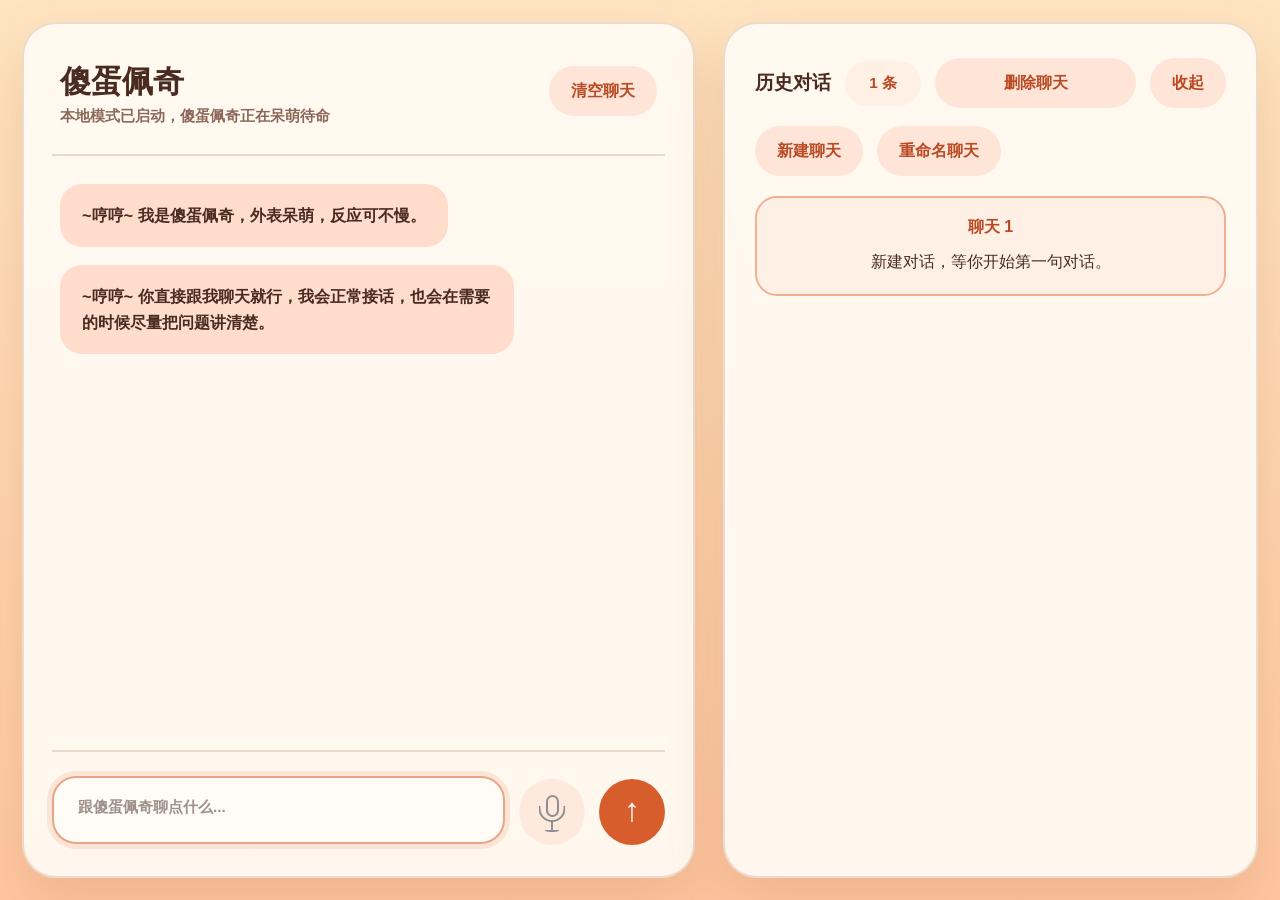
<file: 傻蛋佩奇/index.html>
<!doctype html>
<html lang="zh-CN">
<head>
  <meta charset="utf-8">
  <meta name="viewport" content="width=device-width, initial-scale=1">
  <title>傻蛋佩奇聊天 AI</title>
  <style>
    :root {
      color-scheme: light;
      --bg: #ffd2ad;
      --card: #fffaf2;
      --card-soft: #fff4e9;
      --bubble: #ffdccc;
      --bubble-user: #fff0e6;
      --line: #ead8ca;
      --accent: #d85d2c;
      --accent-dark: #b94a23;
      --text: #4a2b21;
      --muted: #8b6759;
      --soft-button: #ffe5d7;
      --shadow: 0 24px 55px rgba(159, 91, 43, 0.18);
    }

    * {
      box-sizing: border-box;
    }

    body {
      margin: 0;
      min-height: 100vh;
      font-family: -apple-system, BlinkMacSystemFont, "Segoe UI", "PingFang SC", "Microsoft YaHei", sans-serif;
      color: var(--text);
      background:
        linear-gradient(180deg, rgba(255, 238, 203, 0.68), rgba(255, 189, 151, 0.5)),
        var(--bg);
      padding: 22px;
    }

    button,
    textarea {
      font: inherit;
    }

    button {
      border: 0;
      cursor: pointer;
      color: var(--accent-dark);
      background: var(--soft-button);
      font-weight: 800;
      transition: transform 0.16s ease, filter 0.16s ease;
    }

    button:hover {
      transform: translateY(-1px);
      filter: brightness(1.02);
    }

    button:active {
      transform: translateY(0);
    }

    .workspace {
      width: min(1720px, 100%);
      height: calc(100vh - 44px);
      min-height: 660px;
      margin: 0 auto;
      display: grid;
      grid-template-columns: minmax(0, 1fr) 535px;
      gap: 28px;
      transition: grid-template-columns 0.2s ease;
    }

    .workspace.history-collapsed {
      grid-template-columns: minmax(0, 1fr) 126px;
    }

    .workspace.history-collapsed .history-title,
    .workspace.history-collapsed .count-pill,
    .workspace.history-collapsed .history-actions,
    .workspace.history-collapsed .history-card,
    .workspace.history-collapsed #deleteButton {
      display: none;
    }

    .workspace.history-collapsed .history-top {
      justify-content: center;
    }

    .workspace.history-collapsed .history-panel {
      padding-inline: 18px;
    }

    .chat-panel,
    .history-panel {
      background: rgba(255, 250, 242, 0.95);
      border: 2px solid rgba(234, 216, 202, 0.92);
      border-radius: 34px;
      box-shadow: var(--shadow);
      overflow: hidden;
    }

    .chat-panel {
      display: grid;
      grid-template-rows: auto 1fr auto;
      padding: 28px;
    }

    .chat-header {
      display: flex;
      align-items: flex-start;
      justify-content: space-between;
      gap: 18px;
      padding: 14px 8px 28px;
      border-bottom: 2px solid var(--line);
    }

    h1 {
      margin: 0 0 10px;
      font-size: clamp(1.6rem, 2.45vw, 2.35rem);
      line-height: 1;
      letter-spacing: 0;
      font-weight: 900;
    }

    .status {
      margin: 0;
      color: var(--muted);
      font-size: clamp(0.92rem, 1.15vw, 1.16rem);
      font-weight: 700;
    }

    .pill-button {
      min-height: 50px;
      padding: 0 22px;
      border-radius: 999px;
      font-size: 1rem;
      white-space: nowrap;
    }

    .chat {
      overflow-y: auto;
      padding: 28px 8px;
    }

    .message {
      display: flex;
      margin-bottom: 18px;
    }

    .message.user {
      justify-content: flex-end;
    }

    .bubble {
      max-width: min(76%, 830px);
      padding: 18px 22px;
      border-radius: 22px;
      color: var(--text);
      background: var(--bubble);
      font-size: clamp(0.98rem, 1.28vw, 1.22rem);
      line-height: 1.62;
      font-weight: 650;
      overflow-wrap: anywhere;
    }

    .message.user .bubble {
      background: var(--bubble-user);
      border: 2px solid #f4cfbd;
    }

    .message.thinking .bubble {
      color: var(--muted);
      font-style: italic;
    }

    .composer {
      display: grid;
      grid-template-columns: minmax(0, 1fr) 66px 66px;
      gap: 14px;
      align-items: center;
      padding: 24px 0 0;
      border-top: 2px solid var(--line);
    }

    .input-wrap {
      position: relative;
      min-width: 0;
    }

    textarea {
      width: 100%;
      min-height: 68px;
      max-height: 150px;
      border: 2px solid var(--line);
      border-radius: 24px;
      padding: 18px 24px;
      color: var(--text);
      background: rgba(255, 253, 249, 0.92);
      outline: none;
      font-size: clamp(0.96rem, 1.15vw, 1.12rem);
      font-weight: 700;
      line-height: 1.45;
      resize: none;
      overflow-y: auto;
    }

    textarea::placeholder {
      color: #9f9188;
    }

    textarea:focus {
      border-color: #e9a385;
      box-shadow: 0 0 0 5px rgba(216, 93, 44, 0.12);
    }

    .icon-button {
      width: 66px;
      height: 66px;
      border-radius: 50%;
      display: grid;
      place-items: center;
      font-size: 1.72rem;
      line-height: 1;
    }

    .voice-button {
      color: #8f8f8f;
      background: #ffe9dc;
    }

    .voice-button.listening {
      color: #fff;
      background: var(--accent);
    }

    .mic-icon {
      width: 13px;
      height: 22px;
      border: 2px solid currentColor;
      border-radius: 999px;
      position: relative;
      display: inline-block;
      transform: translateY(-6px);
    }

    .mic-icon::before {
      content: "";
      position: absolute;
      left: 50%;
      bottom: -7px;
      width: 23px;
      height: 14px;
      border: 2px solid currentColor;
      border-top: 0;
      border-radius: 0 0 999px 999px;
      transform: translateX(-50%);
    }

    .mic-icon::after {
      content: "";
      position: absolute;
      left: 50%;
      bottom: -17px;
      width: 18px;
      height: 12px;
      border-radius: 999px;
      background:
        linear-gradient(currentColor, currentColor) center top / 2px 10px no-repeat,
        linear-gradient(currentColor, currentColor) center bottom / 18px 2px no-repeat;
      transform: translateX(-50%);
    }

    .send-button {
      color: #fff;
      background: var(--accent);
      font-size: 2.05rem;
      padding-bottom: 4px;
    }

    .history-panel {
      padding: 34px 30px;
      display: flex;
      flex-direction: column;
      gap: 18px;
    }

    .history-top {
      display: grid;
      grid-template-columns: max-content max-content minmax(132px, 1fr) max-content;
      align-items: center;
      gap: 14px;
    }

    .history-title {
      margin: 0;
      font-size: 1.18rem;
      font-weight: 900;
    }

    .count-pill {
      min-width: 76px;
      text-align: center;
      padding: 12px 15px;
      border-radius: 999px;
      color: var(--accent-dark);
      background: #fff0e6;
      font-size: 0.95rem;
      font-weight: 900;
    }

    .history-actions {
      display: grid;
      grid-template-columns: max-content max-content;
      gap: 14px;
      justify-content: start;
      margin-top: 0;
    }

    .history-card {
      margin-top: 2px;
      padding: 19px 22px;
      border: 2px solid #f0b092;
      border-radius: 22px;
      background: #fff0e6;
      text-align: center;
    }

    .history-card strong {
      display: block;
      margin-bottom: 12px;
      color: var(--accent-dark);
      font-size: 1rem;
    }

    .history-card p {
      margin: 0;
      font-size: 1rem;
      line-height: 1.55;
    }

    .shake {
      animation: shake 0.22s ease-in-out 2;
    }

    @keyframes shake {
      0%, 100% { transform: translateX(0); }
      35% { transform: translateX(-6px); }
      70% { transform: translateX(6px); }
    }

    @media (max-width: 1180px) {
      body {
        padding: 14px;
      }

      .workspace {
        height: auto;
        min-height: calc(100vh - 28px);
        grid-template-columns: 1fr;
        gap: 14px;
      }

      .history-panel {
        min-height: 260px;
      }

      .history-top {
        grid-template-columns: max-content max-content max-content max-content;
      }
    }

    @media (max-width: 660px) {
      body {
        padding: 0;
      }

      .workspace {
        min-height: 100vh;
        gap: 0;
      }

      .chat-panel,
      .history-panel {
        border-radius: 0;
        border-left: 0;
        border-right: 0;
      }

      .chat-panel {
        min-height: 100vh;
        padding: 16px;
      }

      .chat-header {
        padding: 8px 0 18px;
      }

      .pill-button {
        min-height: 44px;
        padding: 0 15px;
        font-size: 0.92rem;
      }

      .bubble {
        max-width: 92%;
        padding: 14px 16px;
        border-radius: 18px;
      }

      .composer {
        grid-template-columns: 1fr 54px;
        gap: 10px;
      }

      textarea {
        min-height: 56px;
        border-radius: 19px;
        padding: 14px 16px;
      }

      .voice-button {
        display: none;
      }

      .icon-button {
        width: 54px;
        height: 54px;
        font-size: 1.55rem;
      }

      .history-panel {
        padding: 20px 16px;
      }

      .history-top,
      .history-actions {
        grid-template-columns: 1fr 1fr;
      }

      .history-title {
        grid-column: 1 / -1;
      }
    }
  </style>
</head>
<body>
  <main class="workspace" aria-label="傻蛋佩奇聊天 AI">
    <section class="chat-panel" aria-label="聊天区域">
      <header class="chat-header">
        <div>
          <h1>傻蛋佩奇</h1>
          <p class="status">本地模式已启动，傻蛋佩奇正在呆萌待命</p>
        </div>
        <button class="pill-button" type="button" id="clearButton">清空聊天</button>
      </header>

      <section class="chat" id="chat" aria-live="polite"></section>

      <form class="composer" id="composer">
        <div class="input-wrap">
          <textarea
            id="messageInput"
            autocomplete="off"
            maxlength="180"
            rows="1"
            placeholder="跟傻蛋佩奇聊点什么..."
            aria-label="输入聊天内容"
          ></textarea>
        </div>
        <button class="icon-button voice-button" type="button" id="voiceButton" aria-label="语音输入" title="语音输入">
          <span class="mic-icon" aria-hidden="true"></span>
        </button>
        <button class="icon-button send-button" type="submit" aria-label="发送消息" title="发送消息">↑</button>
      </form>
    </section>

    <aside class="history-panel" aria-label="历史对话">
      <div class="history-top">
        <h2 class="history-title">历史对话</h2>
        <span class="count-pill" id="chatCount">1 条</span>
        <button class="pill-button" type="button" id="deleteButton">删除聊天</button>
        <button class="pill-button" type="button" id="collapseButton">收起</button>
      </div>

      <div class="history-actions">
        <button class="pill-button" type="button" id="newChatButton">新建聊天</button>
        <button class="pill-button" type="button" id="renameButton">重命名聊天</button>
      </div>

      <article class="history-card" id="historyCard">
        <strong>聊天 1</strong>
        <p>新建对话，等你开始第一句对话。</p>
      </article>
    </aside>
  </main>

  <script>
    const chat = document.getElementById("chat");
    const composer = document.getElementById("composer");
    const messageInput = document.getElementById("messageInput");
    const voiceButton = document.getElementById("voiceButton");
    const clearButton = document.getElementById("clearButton");
    const newChatButton = document.getElementById("newChatButton");
    const renameButton = document.getElementById("renameButton");
    const deleteButton = document.getElementById("deleteButton");
    const collapseButton = document.getElementById("collapseButton");
    const historyCard = document.getElementById("historyCard");
    const chatCount = document.getElementById("chatCount");
    const workspace = document.querySelector(".workspace");

    let chatNumber = 1;
    let currentTitle = "聊天 1";
    let recognition = null;
    let isListening = false;

    const replies = [
      {
        keywords: ["你好", "哈喽", "嗨", "hello", "hi"],
        text: "你好呀，我是傻蛋佩奇，外表呆萌，反应可不慢。"
      },
      {
        keywords: ["名字", "你是谁", "介绍", "身份"],
        text: "我是傻蛋佩奇，本地陪聊小猪，不联网也能乖乖接话。"
      },
      {
        keywords: ["难过", "伤心", "烦", "累", "不开心"],
        text: "先别急着难过，我把小椅子搬过来，陪你慢慢说。"
      },
      {
        keywords: ["学习", "作业", "考试", "题", "背书"],
        text: "我们一小口一小口啃问题，啃完就奖励自己一点开心。"
      },
      {
        keywords: ["游戏", "玩", "开黑", "通关"],
        text: "游戏我可以陪你精神加油，输赢先放一边，快乐要拿满。"
      },
      {
        keywords: ["可爱", "厉害", "聪明", "棒", "喜欢你"],
        text: "哎呀，我被夸到脸蛋发热了，但我会假装很淡定。"
      },
      {
        keywords: ["再见", "拜拜", "晚安"],
        text: "拜拜呀，傻蛋佩奇会在这里乖乖等你下次回来。"
      }
    ];

    function withCatchphrase(reply) {
      return `~哼哼~ ${reply}`;
    }

    function createReply(message) {
      const normalized = message.trim().toLowerCase();
      const matched = replies.find((rule) => {
        return rule.keywords.some((keyword) => normalized.includes(keyword.toLowerCase()));
      });

      if (matched) {
        return matched.text;
      }

      const fallbackReplies = [
        "你直接跟我聊天就行，我会正常接话，也会在需要的时候尽量把问题讲清楚。",
        "这个我听懂一点点啦，再多说一句，我的小脑袋就能转得更稳。",
        "我先认真点头，再慢慢回答你。虽然呆萌，但我很努力。",
        "你说的这个挺有意思，我想用简单的话陪你把它捋顺。"
      ];
      const index = Math.abs(message.length + message.charCodeAt(0)) % fallbackReplies.length;
      return fallbackReplies[index];
    }

    function updateHistoryCard(summary = "新建对话，等你开始第一句对话。") {
      historyCard.innerHTML = `<strong>${currentTitle}</strong><p>${summary}</p>`;
      chatCount.textContent = `${chatNumber} 条`;
    }

    function addMessage(text, type, extraClass = "") {
      const row = document.createElement("div");
      row.className = `message ${type} ${extraClass}`.trim();

      const bubble = document.createElement("div");
      bubble.className = "bubble";
      bubble.textContent = text;
      row.append(bubble);

      chat.append(row);
      chat.scrollTop = chat.scrollHeight;
      return row;
    }

    function addBotMessage(text) {
      return addMessage(text, "bot");
    }

    function addUserMessage(text) {
      return addMessage(text, "user");
    }

    function showThinking() {
      return addMessage("傻蛋佩奇正在想...", "bot", "thinking");
    }

    function sendMessage() {
      const message = messageInput.value.trim();

      if (!message) {
        messageInput.placeholder = "先说点什么嘛，佩奇在等你...";
        messageInput.classList.add("shake");
        setTimeout(() => messageInput.classList.remove("shake"), 520);
        return;
      }

      addUserMessage(message);
      messageInput.value = "";
      messageInput.focus();
      updateHistoryCard(message.length > 22 ? `${message.slice(0, 22)}...` : message);

      const thinking = showThinking();
      setTimeout(() => {
        thinking.remove();
        addBotMessage(withCatchphrase(createReply(message)));
      }, 360);
    }

    function resetChat() {
      chat.innerHTML = "";
      addBotMessage(withCatchphrase("我是傻蛋佩奇，外表呆萌，反应可不慢。"));
      addBotMessage(withCatchphrase("你直接跟我聊天就行，我会正常接话，也会在需要的时候尽量把问题讲清楚。"));
      messageInput.value = "";
      messageInput.placeholder = "跟傻蛋佩奇聊点什么...";
      updateHistoryCard();
      messageInput.focus();
    }

    function startNewChat() {
      chatNumber += 1;
      currentTitle = `聊天 ${chatNumber}`;
      resetChat();
    }

    function showInputHint(text) {
      messageInput.placeholder = text;
      messageInput.classList.add("shake");
      setTimeout(() => messageInput.classList.remove("shake"), 520);
    }

    function setupVoiceInput() {
      const SpeechRecognition = window.SpeechRecognition || window.webkitSpeechRecognition;

      if (!SpeechRecognition) {
        voiceButton.title = "当前浏览器不支持语音输入";
        return null;
      }

      const voiceRecognition = new SpeechRecognition();
      voiceRecognition.lang = "zh-CN";
      voiceRecognition.interimResults = false;
      voiceRecognition.continuous = false;

      voiceRecognition.addEventListener("start", () => {
        isListening = true;
        voiceButton.classList.add("listening");
        voiceButton.title = "正在听你说话";
        messageInput.placeholder = "傻蛋佩奇正在听...";
      });

      voiceRecognition.addEventListener("result", (event) => {
        const transcript = event.results[0][0].transcript.trim();
        if (transcript) {
          messageInput.value = transcript;
          messageInput.focus();
        }
      });

      voiceRecognition.addEventListener("error", () => {
        showInputHint("语音输入失败，请检查麦克风权限...");
      });

      voiceRecognition.addEventListener("end", () => {
        isListening = false;
        voiceButton.classList.remove("listening");
        voiceButton.title = "语音输入";
        messageInput.placeholder = "跟傻蛋佩奇聊点什么...";
      });

      return voiceRecognition;
    }

    function toggleVoiceInput() {
      if (!recognition) {
        showInputHint("当前浏览器不支持语音输入...");
        return;
      }

      if (isListening) {
        recognition.stop();
        return;
      }

      recognition.start();
    }

    composer.addEventListener("submit", (event) => {
      event.preventDefault();
      sendMessage();
    });

    messageInput.addEventListener("keydown", (event) => {
      if (event.metaKey && event.key === "Enter") {
        event.preventDefault();
        sendMessage();
      }
    });

    clearButton.addEventListener("click", resetChat);
    voiceButton.addEventListener("click", toggleVoiceInput);
    newChatButton.addEventListener("click", startNewChat);
    renameButton.addEventListener("click", () => {
      currentTitle = `${currentTitle}（已命名）`;
      updateHistoryCard("这个聊天已经被傻蛋佩奇认真记住名字。");
    });
    deleteButton.addEventListener("click", resetChat);
    collapseButton.addEventListener("click", () => {
      const collapsed = workspace.classList.toggle("history-collapsed");
      collapseButton.textContent = collapsed ? "展开" : "收起";
    });

    recognition = setupVoiceInput();
    resetChat();
  </script>
</body>
</html>
</file>
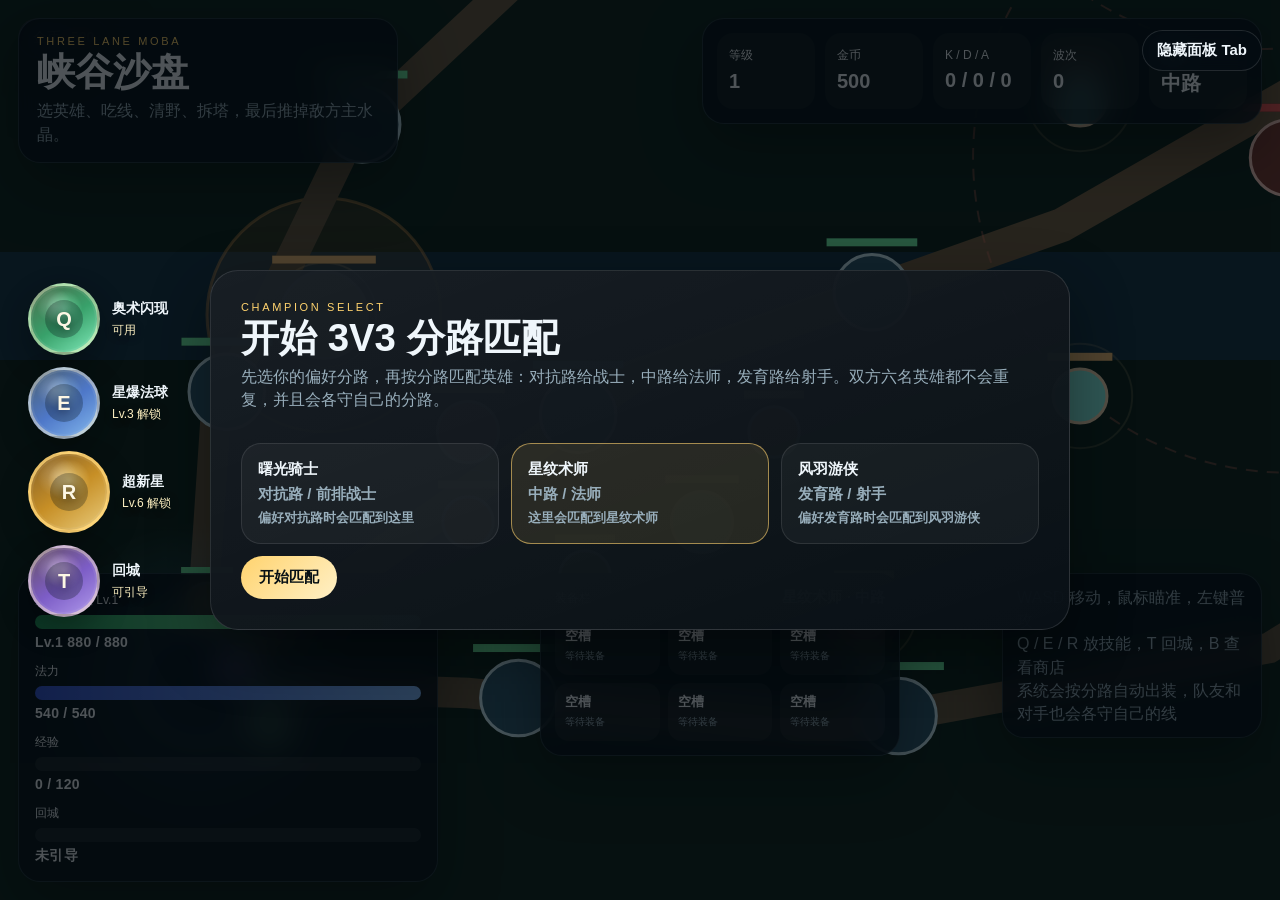
<file: 游戏/剑中有剑/index.html>
<!doctype html>
<html lang="zh-CN">
  <head>
    <meta charset="UTF-8" />
    <meta name="viewport" content="width=device-width, initial-scale=1.0" />
    <title>英雄联盟风三路峡谷</title>
    <link rel="stylesheet" href="./style.css" />
  </head>
  <body>
    <div class="shell">
      <canvas id="game" aria-label="英雄联盟风三路峡谷"></canvas>

      <div class="quick-ui">
        <div class="quick-ui__gold">金币 <strong id="quick-gold">500</strong></div>
        <div class="quick-ui__buffs" id="quick-buffs"></div>
        <div class="quick-ui__recall" id="quick-recall">
          <span id="quick-recall-text">回城中 3.0 秒</span>
          <div class="quick-ui__recall-bar"><i id="quick-recall-bar"></i></div>
        </div>
      </div>

      <div class="panel panel--skills">
        <div class="skill skill--q">
          <div class="skill__icon">
            <span>Q</span>
          </div>
          <div class="skill__meta">
            <strong id="q-name">技能 Q</strong>
            <small id="q-cd">可用</small>
          </div>
        </div>
        <div class="skill skill--e">
          <div class="skill__icon">
            <span>E</span>
          </div>
          <div class="skill__meta">
            <strong id="e-name">技能 E</strong>
            <small id="e-cd">可用</small>
          </div>
        </div>
        <div class="skill skill--r">
          <div class="skill__icon">
            <span>R</span>
          </div>
          <div class="skill__meta">
            <strong id="r-name">技能 R</strong>
            <small id="r-cd">Lv.6 解锁</small>
          </div>
        </div>
        <div class="skill skill--t">
          <div class="skill__icon">
            <span>T</span>
          </div>
          <div class="skill__meta">
            <strong>回城</strong>
            <small id="t-cd">可引导</small>
          </div>
        </div>
      </div>

      <div class="hud">
        <button class="hud-toggle" id="hud-toggle" type="button">显示面板 Tab</button>
        <div class="hud__top">
          <div class="panel panel--brand">
            <div class="eyebrow">Three Lane MOBA</div>
            <h1>峡谷沙盘</h1>
            <p id="objective-text">选英雄、吃线、清野、拆塔，最后推掉敌方主水晶。</p>
          </div>

          <div class="panel panel--stats">
            <div class="stat"><span>等级</span><strong id="level">1</strong></div>
            <div class="stat"><span>金币</span><strong id="gold">500</strong></div>
            <div class="stat"><span>K / D / A</span><strong id="score">0 / 0 / 0</strong></div>
            <div class="stat"><span>波次</span><strong id="wave">0</strong></div>
            <div class="stat"><span>线路</span><strong id="lane-name">中路</strong></div>
          </div>
        </div>

        <div class="hud__bottom">
          <div class="panel panel--hero">
            <div class="bars">
              <div>
                <label id="hp-label">生命 / 等级</label>
                <div class="bar"><i id="hp-bar"></i></div>
                <strong id="hp-text">0 / 0</strong>
              </div>
              <div>
                <label>法力</label>
                <div class="bar bar--mana"><i id="mana-bar"></i></div>
                <strong id="mana-text">0 / 0</strong>
              </div>
              <div>
                <label>经验</label>
                <div class="bar bar--xp"><i id="xp-bar"></i></div>
                <strong id="xp-text">0 / 100</strong>
              </div>
              <div>
                <label>回城</label>
                <div class="bar bar--recall"><i id="recall-bar"></i></div>
                <strong id="recall-text">未引导</strong>
              </div>
            </div>
          </div>

          <div class="panel panel--inventory">
            <div class="inventory__head">
              <span>装备栏</span>
              <strong id="hero-name">曙光骑士</strong>
            </div>
            <div class="inventory__slots" id="inventory-slots"></div>
          </div>

          <div class="panel panel--controls">
            <p>WASD 移动，鼠标瞄准，左键普攻</p>
            <p>Q / E / R 放技能，T 回城，B 查看商店</p>
            <p>系统会按分路自动出装，队友和对手也会各守自己的线</p>
          </div>
        </div>
      </div>

      <aside class="shop" id="shop">
        <div class="shop__head">
          <div>
            <div class="eyebrow">Shop</div>
            <h2>商店</h2>
          </div>
          <button class="shop__close" id="shop-close" type="button">关闭</button>
        </div>
        <p class="shop__hint" id="shop-hint">靠近泉水或商店管理员后可购买装备。</p>
        <div class="shop__list" id="shop-items"></div>
      </aside>

      <section class="overlay overlay--active" id="start-overlay">
        <div class="modal modal--wide">
          <div class="eyebrow">Champion Select</div>
          <h2>开始 3V3 分路匹配</h2>
          <p>先选你的偏好分路，再按分路匹配英雄：对抗路给战士，中路给法师，发育路给射手。双方六名英雄都不会重复，并且会各守自己的分路。</p>
          <div class="hero-grid" id="hero-grid">
            <button class="hero-card" data-lane="top" type="button">
              <strong>曙光骑士</strong>
              <span>对抗路 / 前排战士</span>
              <small>偏好对抗路时会匹配到这里</small>
            </button>
            <button class="hero-card hero-card--active" data-lane="mid" type="button">
              <strong>星纹术师</strong>
              <span>中路 / 法师</span>
              <small>这里会匹配到星纹术师</small>
            </button>
            <button class="hero-card" data-lane="bot" type="button">
              <strong>风羽游侠</strong>
              <span>发育路 / 射手</span>
              <small>偏好发育路时会匹配到风羽游侠</small>
            </button>
          </div>
          <button id="start-button" type="button">开始匹配</button>
        </div>
      </section>

      <section class="overlay" id="end-overlay">
        <div class="modal">
          <div class="eyebrow" id="end-tag">Victory</div>
          <h2 id="end-title">胜利</h2>
          <p id="end-text">你成功摧毁了敌方主水晶。</p>
          <button id="restart-button" type="button">再来一局</button>
        </div>
      </section>
    </div>

    <script src="./src/main.js"></script>
  </body>
</html>
</file>
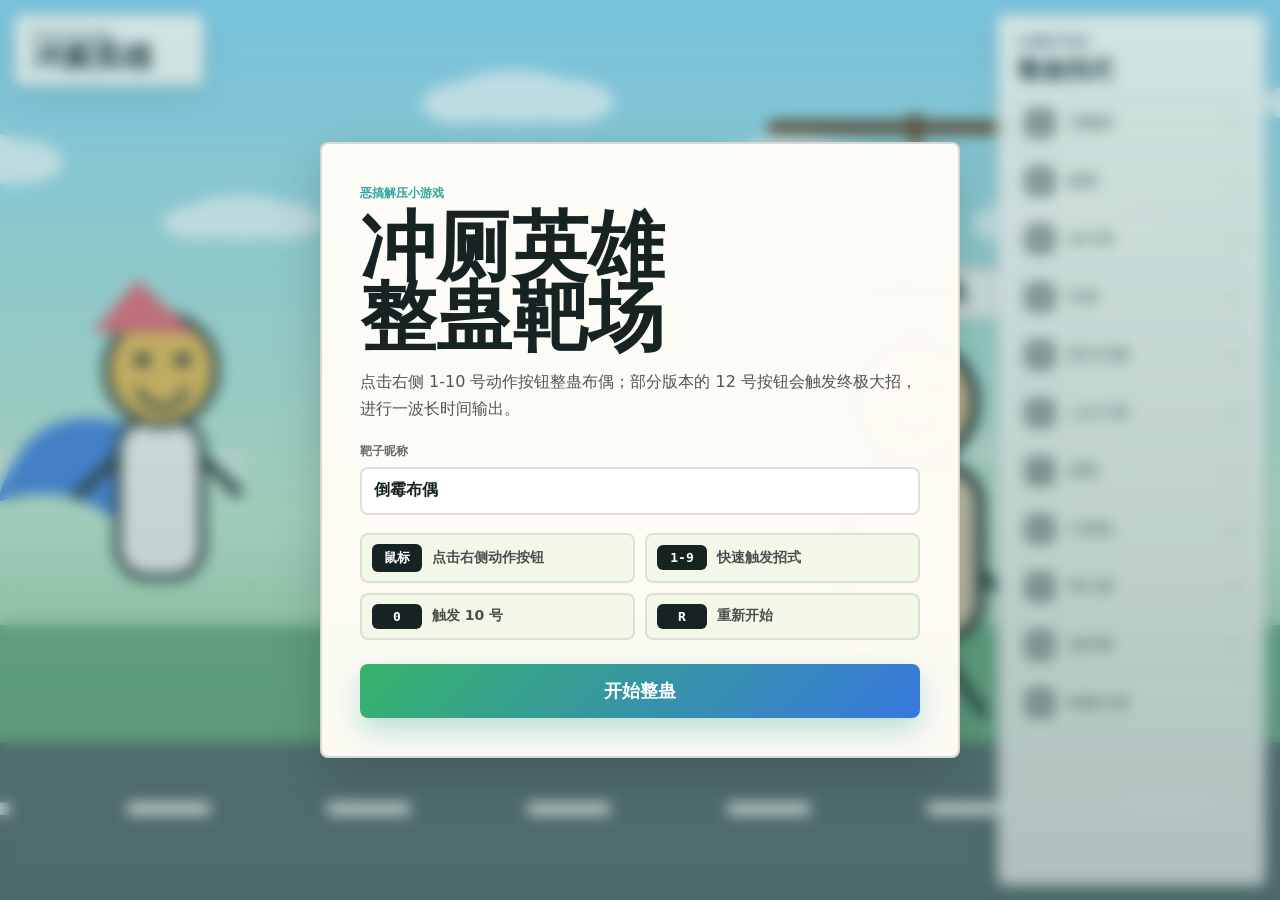
<file: 游戏/大便英雄/index.html>
<!doctype html>
<html lang="zh-CN">
  <head>
    <meta charset="UTF-8" />
    <meta name="viewport" content="width=device-width, initial-scale=1.0" />
    <title>冲厕英雄 - 整蛊靶场</title>
    <link rel="stylesheet" href="./style.css" />
  </head>
  <body>
    <main class="game-shell">
      <canvas id="game" aria-label="冲厕英雄整蛊靶场游戏画面"></canvas>

      <section class="hud hud--top" aria-label="游戏状态">
        <div class="brand-chip">
          <span>Flush Prank</span>
          <strong>冲厕英雄</strong>
        </div>
      </section>

      <aside class="action-panel" aria-label="动作按钮">
        <header>
          <span>右侧数字按钮</span>
          <strong>整蛊招式</strong>
        </header>
        <div id="action-list" class="action-list"></div>
      </aside>

      <section class="overlay overlay--active" id="start-overlay">
        <div class="modal">
          <span class="eyebrow">恶搞解压小游戏</span>
          <h1>冲厕英雄<br />整蛊靶场</h1>
          <p>
            点击右侧 1-10 号动作按钮整蛊布偶；部分版本的 12 号按钮会触发终极大招，进行一波长时间输出。
          </p>

          <label class="name-field">
            <span>靶子昵称</span>
            <input id="target-input" maxlength="10" value="倒霉布偶" />
          </label>

          <div class="controls-grid">
            <div><kbd>鼠标</kbd><span>点击右侧动作按钮</span></div>
            <div><kbd>1-9</kbd><span>快速触发招式</span></div>
            <div><kbd>0</kbd><span>触发 10 号</span></div>
            <div><kbd>R</kbd><span>重新开始</span></div>
          </div>

          <button id="start-button" type="button">开始整蛊</button>
        </div>
      </section>

      <section class="toast" id="toast" aria-live="polite">准备</section>
    </main>

    <script src="./src/main.js"></script>
  </body>
</html>
</file>
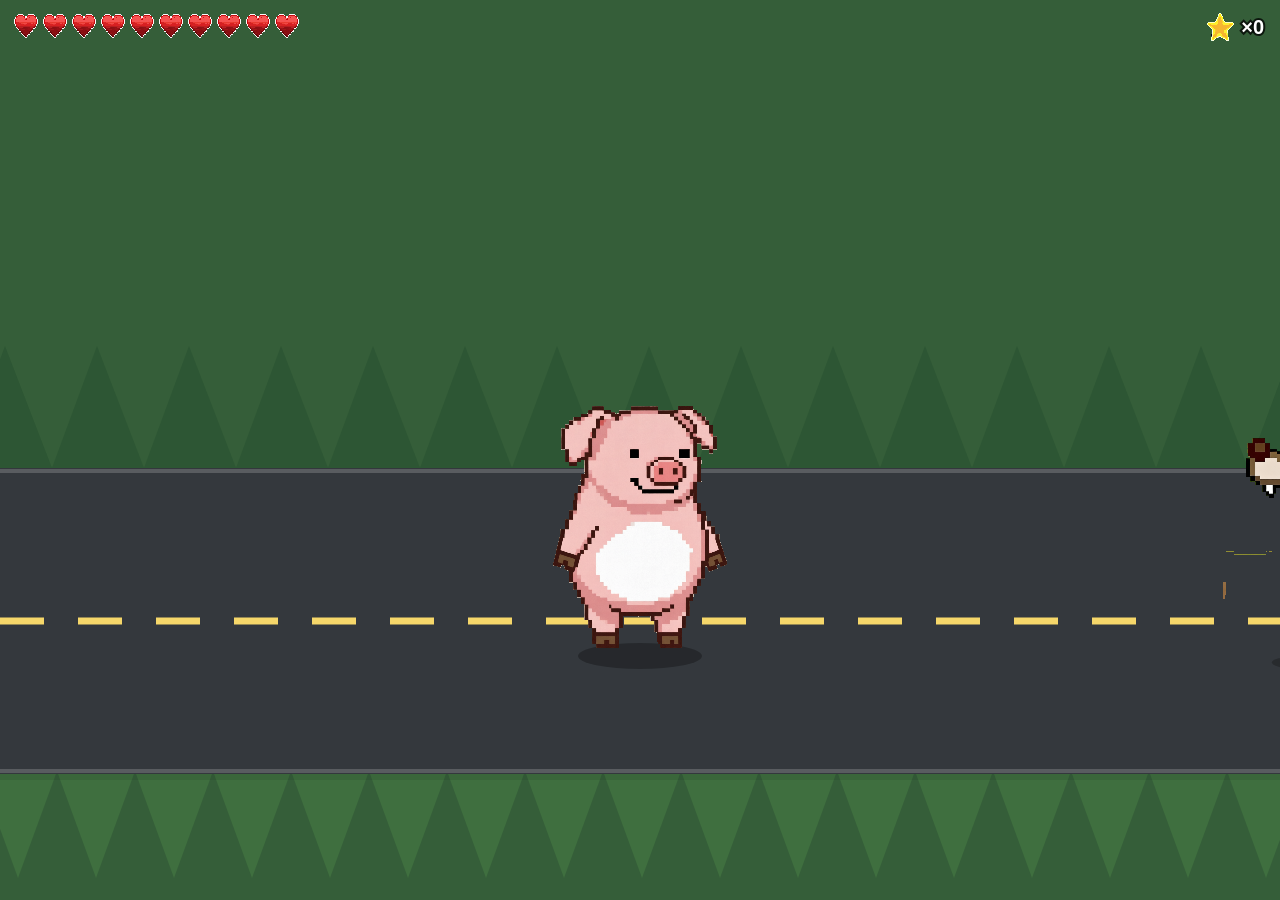
<file: 游戏/止战之殇/index.html>
<!doctype html>
<html lang="zh-CN">
  <head>
    <meta charset="UTF-8" />
    <meta name="viewport" content="width=device-width, initial-scale=1.0" />
    <title>马路小猪拳</title>
    <link rel="stylesheet" href="./style.css" />
  </head>
  <body>
    <main class="game-shell">
      <canvas id="game" aria-label="马路小猪拳游戏画面"></canvas>
    </main>

    <script src="./src/main.js?v=star-score-1"></script>
  </body>
</html>
</file>
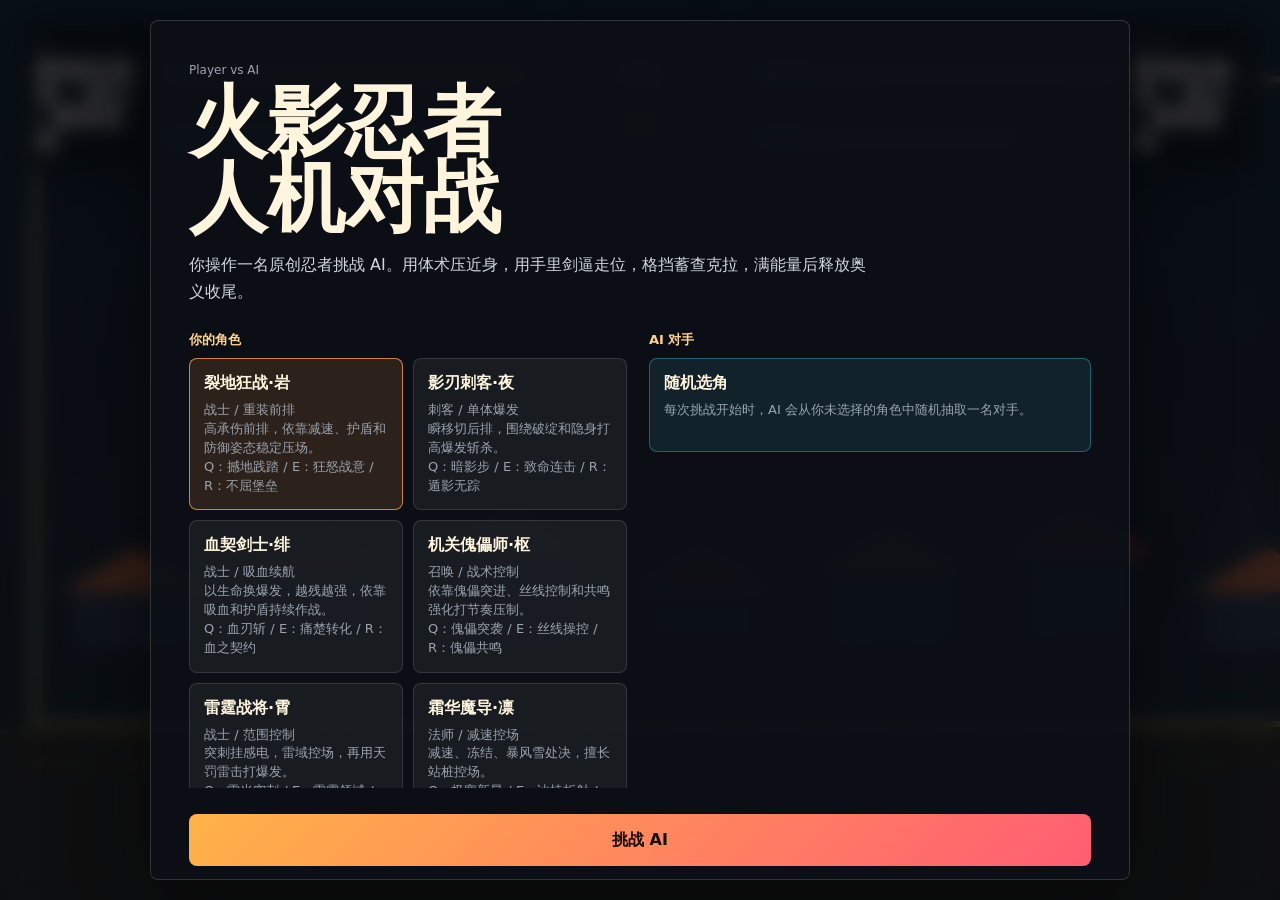
<file: 游戏/火影忍者/index.html>
<!doctype html>
<html lang="zh-CN">
  <head>
    <meta charset="UTF-8" />
    <meta name="viewport" content="width=device-width, initial-scale=1.0" />
    <title>火影忍者 - 人机对战</title>
    <link rel="stylesheet" href="./style.css" />
  </head>
  <body>
    <main class="game-shell">
      <canvas id="game" aria-label="忍者人机对战游戏画面"></canvas>

      <section class="hud hud--top">
        <div class="fighter-panel fighter-panel--p1">
          <div>
            <span>你</span>
            <strong id="p1-name">疾风</strong>
          </div>
          <div class="bars">
            <label>体力 <b id="p1-hp-text">100 / 100</b></label>
            <i class="bar bar--hp"><em id="p1-hp"></em></i>
            <label>查克拉 <b id="p1-chakra-text">80 / 100</b></label>
            <i class="bar bar--chakra"><em id="p1-chakra"></em></i>
          </div>
        </div>

        <div class="round-panel">
          <span>忍者人机对战</span>
          <strong id="round-state">准备</strong>
          <small id="timer">99</small>
        </div>

        <div class="fighter-panel fighter-panel--p2">
          <div>
            <span>AI 对手</span>
            <strong id="p2-name">雷牙</strong>
          </div>
          <div class="bars">
            <label>体力 <b id="p2-hp-text">100 / 100</b></label>
            <i class="bar bar--hp bar--p2"><em id="p2-hp"></em></i>
            <label>查克拉 <b id="p2-chakra-text">80 / 100</b></label>
            <i class="bar bar--chakra bar--p2"><em id="p2-chakra"></em></i>
          </div>
        </div>
      </section>

      <section class="overlay overlay--active" id="start-overlay">
        <div class="modal">
          <span class="eyebrow">Player vs AI</span>
          <h1>火影忍者<br />人机对战</h1>
          <p>你操作一名原创忍者挑战 AI。用体术压近身，用手里剑逼走位，格挡蓄查克拉，满能量后释放奥义收尾。</p>

          <div class="select-grid">
            <div>
              <strong class="select-title">你的角色</strong>
              <div class="cards" id="p1-select"></div>
            </div>
            <div>
              <strong class="select-title">AI 对手</strong>
              <div class="random-card">
                <strong>随机选角</strong>
                <span>每次挑战开始时，AI 会从你未选择的角色中随机抽取一名对手。</span>
              </div>
            </div>
          </div>

          <button id="start-button" type="button">挑战 AI</button>
        </div>
      </section>

      <section class="overlay" id="end-overlay">
        <div class="modal modal--end">
          <span class="eyebrow">Battle End</span>
          <h2 id="winner-title">挑战胜利</h2>
          <p id="winner-text">漂亮的连招。</p>
          <button id="restart-button" type="button">重新选择</button>
        </div>
      </section>
    </main>

    <script src="./src/characters.js"></script>
    <script src="./src/main.js"></script>
  </body>
</html>
</file>
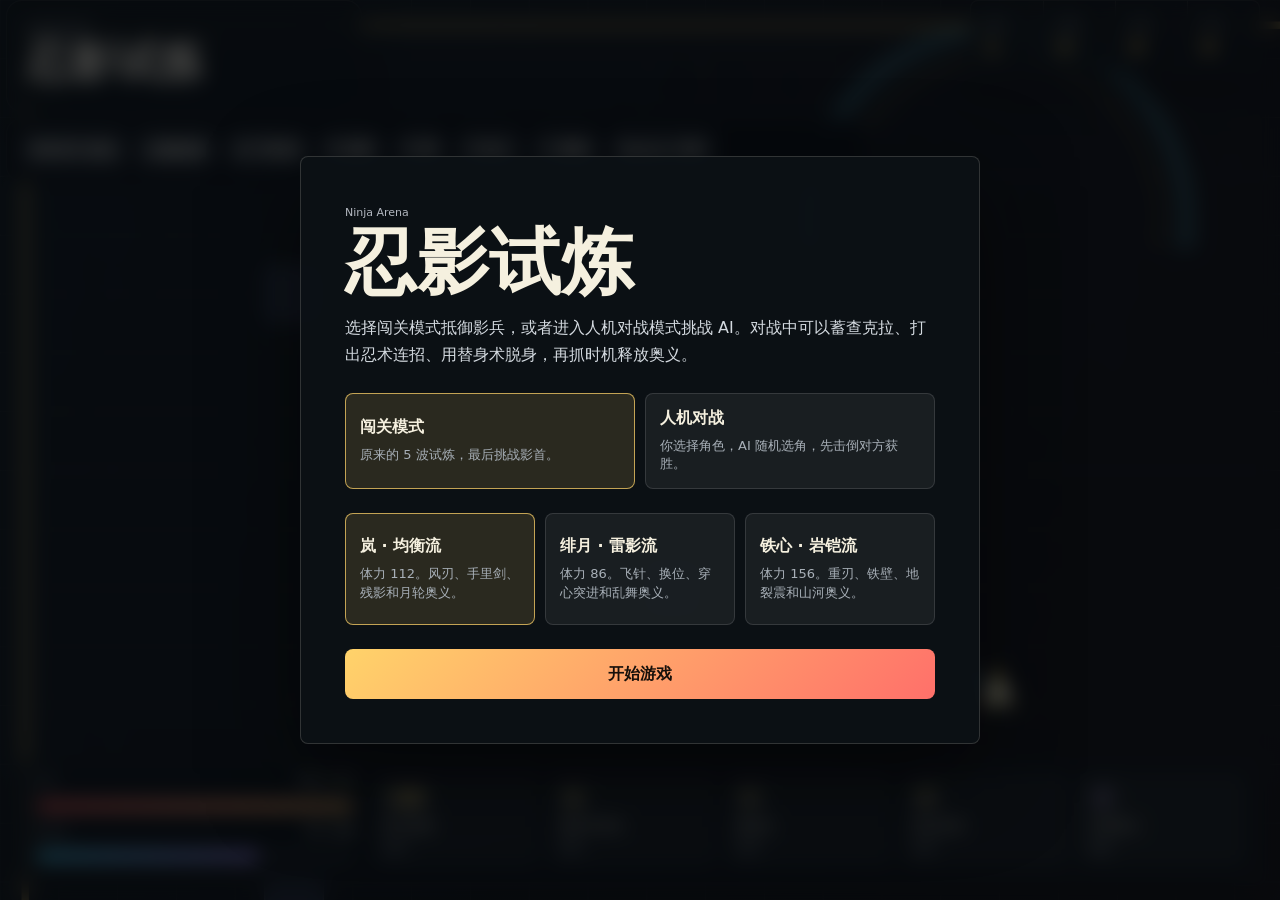
<file: 游戏/破阵/index.html>
<!doctype html>
<html lang="zh-CN">
  <head>
    <meta charset="UTF-8" />
    <meta name="viewport" content="width=device-width, initial-scale=1.0" />
    <title>忍影试炼</title>
    <link rel="stylesheet" href="./style.css" />
  </head>
  <body>
    <main class="game-shell">
      <canvas id="game" aria-label="忍影试炼游戏画面"></canvas>

      <section class="topbar">
        <div class="brand">
          <span>原创忍者动作</span>
          <strong>忍影试炼</strong>
        </div>
        <div class="stats">
          <div><span id="stat-wave-label">波次</span><strong id="wave">1</strong></div>
          <div><span id="stat-kills-label">击破</span><strong id="kills">0</strong></div>
          <div><span id="stat-combo-label">连击</span><strong id="combo">0</strong></div>
          <div><span id="stat-score-label">评分</span><strong id="score">0</strong></div>
        </div>
      </section>

      <section class="controls" id="controls-hint">
        <span>WASD 移动</span>
        <span>左键连斩</span>
        <span>Q 手里剑</span>
        <span>E 残影</span>
        <span>R 震</span>
        <span>Z 奥义</span>
        <span>C 蓄能</span>
        <span>Space 冲刺</span>
      </section>

      <section class="hud">
        <div class="vitals">
          <label><span id="p1-vitals-label">体力</span> <strong id="hp-text">100 / 100</strong></label>
          <div class="bar bar--hp"><i id="hp-bar"></i></div>
          <label>查克拉 <strong id="chakra-text">100 / 100</strong></label>
          <div class="bar bar--chakra"><i id="chakra-bar"></i></div>
        </div>
        
        <div class="skills">
          <div class="skill"><b>左键</b><span id="slash-name">风刃连斩</span><em id="slash-cd">就绪</em></div>
          <div class="skill"><b>Q</b><span id="shuriken-name">星铁手里剑</span><em id="shuriken-cd">就绪</em></div>
          <div class="skill"><b>E</b><span id="clone-name">残影步</span><em id="clone-cd">就绪</em></div>
          <div class="skill"><b>R</b><span id="burst-name">查克拉震</span><em id="burst-cd">就绪</em></div>
          <div class="skill skill--ultimate"><b>Z</b><span id="ult-name">月轮奥义</span><em id="ult-cd">蓄能</em></div>
        </div>
      </section>

      <section class="overlay overlay--active" id="start-overlay">
        <div class="modal">
          <span class="eyebrow">Ninja Arena</span>
          <h1>忍影试炼</h1>
          <p>
            选择闯关模式抵御影兵，或者进入人机对战模式挑战 AI。对战中可以蓄查克拉、打出忍术连招、用替身术脱身，再抓时机释放奥义。
          </p>
          <div class="mode-select">
            <button class="mode-card mode-card--active" data-mode="trial" type="button">
              <strong>闯关模式</strong>
              <span>原来的 5 波试炼，最后挑战影首。</span>
            </button>
            <button class="mode-card" data-mode="duel" type="button">
              <strong>人机对战</strong>
              <span>你选择角色，AI 随机选角，先击倒对方获胜。</span>
            </button>
          </div>
          <div class="loadout-group">
            <div class="loadout">
              <button class="loadout-card loadout-card--active" data-style="balanced" type="button">
                <strong>岚 · 均衡流</strong>
                <span>体力 112。风刃、手里剑、残影和月轮奥义。</span>
              </button>
              <button class="loadout-card" data-style="swift" type="button">
                <strong>绯月 · 雷影流</strong>
                <span>体力 86。飞针、换位、穿心突进和乱舞奥义。</span>
              </button>
              <button class="loadout-card" data-style="guard" type="button">
                <strong>铁心 · 岩铠流</strong>
                <span>体力 156。重刃、铁壁、地裂震和山河奥义。</span>
              </button>
            </div>
          </div>
          
          <button id="start-button" type="button">开始游戏</button>
        </div>
      </section>

      <section class="overlay" id="end-overlay">
        <div class="modal">
          <span class="eyebrow" id="end-eyebrow">Trial End</span>
          <h2 id="end-title">试炼结束</h2>
          <p id="end-text">你倒在了训练场上。</p>
          <button id="restart-button" type="button">返回选择</button>
        </div>
      </section>
    </main>

    <script src="./src/main.js"></script>
  </body>
</html>
</file>
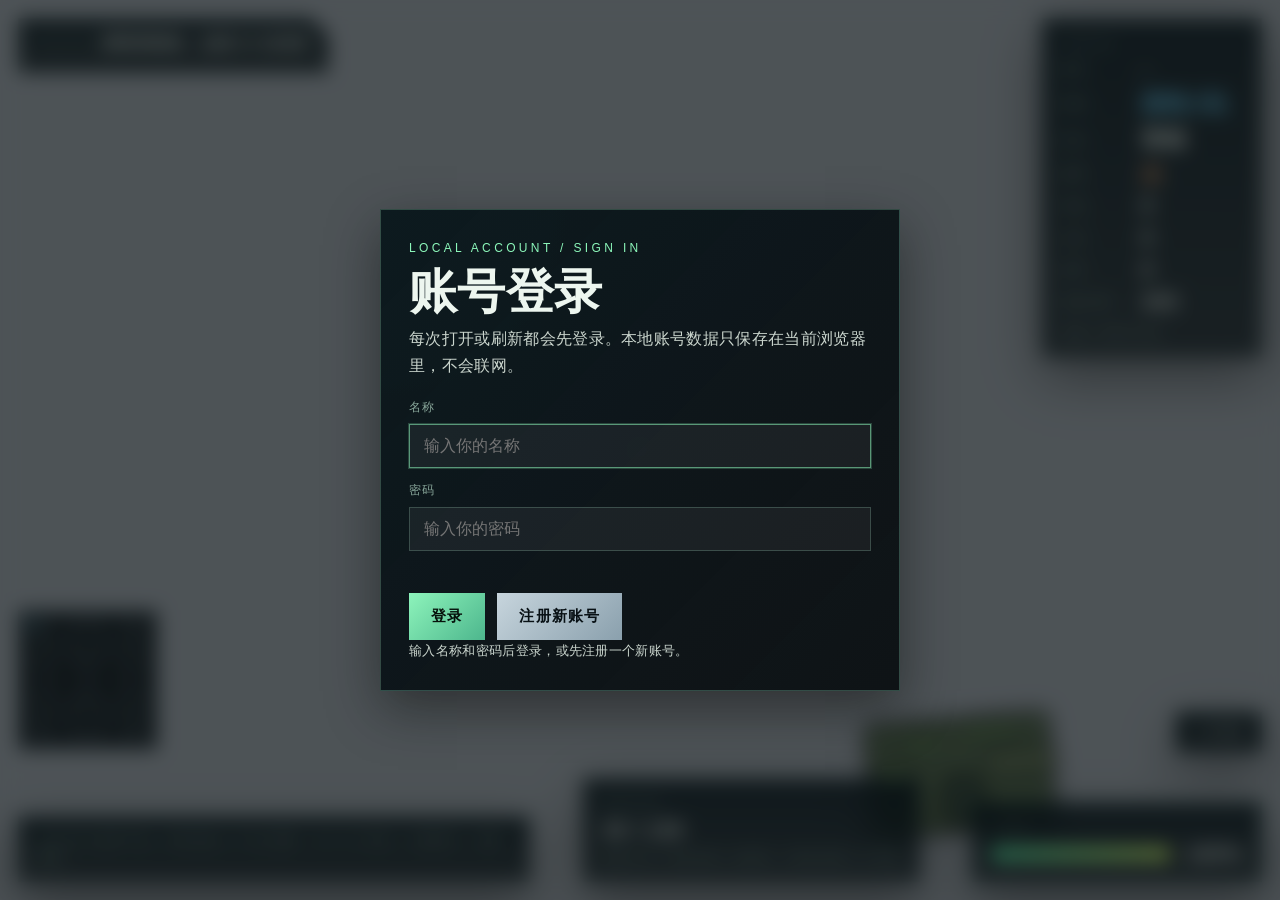
<file: 游戏/零度战区/index.html>
<!DOCTYPE html>
<html lang="zh-CN">
  <head>
    <meta charset="UTF-8" />
    <meta name="viewport" content="width=device-width, initial-scale=1.0" />
    <title>战区突入 FPS 原型</title>
    <link rel="stylesheet" href="./style.css" />
  </head>
  <body>
    <div id="app">
      <canvas id="game"></canvas>

      <div class="hud">
        <div class="hud__top">
          <div class="panel panel--objective">
            <span class="panel__label">MISSION</span>
            <strong id="objective-text">肃清训练场，达成 12 次击杀</strong>
          </div>
          <div class="panel panel--status">
            <span class="panel__label">STATUS</span>
            <div class="status-grid">
              <span>账号</span>
              <strong id="account-name">-</strong>
              <span>阵营</span>
              <strong id="team-name">-</strong>
              <span>段位</span>
              <strong id="rank-count">青铜</strong>
              <span>徽章</span>
              <strong id="rank-badge">铜</strong>
              <span>胜场</span>
              <strong id="win-count">0</strong>
              <span>击杀</span>
              <strong id="kill-count">0</strong>
              <span>敌军</span>
              <strong id="wave-count">1</strong>
              <span>剩余时间</span>
              <strong id="timer-count">180</strong>
            </div>
            <div class="status-note" id="rank-progress">再赢 2 局晋升白银</div>
          </div>
        </div>

        <div class="crosshair">
          <span></span>
          <span></span>
        </div>

        <div class="hit-indicator" id="hit-indicator"></div>
        <div class="damage-mask" id="damage-mask"></div>
        <div class="rank-toast" id="rank-toast">
          <div class="rank-toast__badge" id="rank-toast-badge">铜</div>
          <div class="rank-toast__text">
            <span class="rank-toast__label">RANK UP</span>
            <strong id="rank-toast-title">晋升青铜</strong>
          </div>
        </div>

        <div class="chat-dock">
          <button class="chat-toggle" id="chat-toggle" type="button">公共频道</button>
          <section class="chat-panel" id="chat-panel">
            <div class="chat-panel__header">
              <strong>公共频道</strong>
              <span id="chat-status">最近 5 条消息</span>
            </div>
            <div class="chat-messages" id="chat-messages"></div>
            <div class="chat-compose">
              <input id="chat-input" type="text" maxlength="60" placeholder="按 Enter 发言" />
              <button id="chat-send" type="button">发送</button>
            </div>
          </section>
        </div>

        <div class="hud__bottom">
          <div class="panel panel--prompt" id="prompt-text">点击“进入战场”开始。移动鼠标上下左右观察，W A S D 移动，左键射击，右键瞄准。</div>
          <div class="panel panel--ammo">
            <span class="panel__label">WEAPON</span>
            <div class="weapon-grid">
              <strong id="ammo-count">30 / 150</strong>
              <span id="weapon-state">MX-12 突击步枪</span>
            </div>
          </div>
          <div class="panel panel--health">
            <span class="panel__label">VITAL</span>
            <div class="health-row">
              <div class="health-bar">
                <div class="health-bar__fill" id="health-fill"></div>
              </div>
              <strong id="health-count">100%</strong>
            </div>
          </div>
        </div>
      </div>

      <div class="overlay overlay--active" id="login-overlay">
        <div class="briefing briefing--small">
          <span class="briefing__eyebrow">LOCAL ACCOUNT / SIGN IN</span>
          <h2>账号登录</h2>
          <p>每次打开或刷新都会先登录。本地账号数据只保存在当前浏览器里，不会联网。</p>
          <div class="account-form">
            <label class="account-form__field">
              <span>名称</span>
              <input id="login-name" type="text" maxlength="20" autocomplete="username" placeholder="输入你的名称" />
            </label>
            <label class="account-form__field">
              <span>密码</span>
              <input id="login-password" type="password" maxlength="32" autocomplete="current-password" placeholder="输入你的密码" />
            </label>
          </div>
          <div class="account-actions">
            <button id="login-button" class="start-button">登录</button>
            <button id="register-button" class="start-button start-button--secondary">注册新账号</button>
          </div>
          <p class="account-message" id="login-message">输入名称和密码后登录，或先注册一个新账号。</p>
        </div>
      </div>

      <div class="overlay overlay--menu" id="start-overlay">
        <div class="menu-screen">
          <div class="menu-home" id="menu-home">
            <div class="menu-screen__header">
              <span class="menu-screen__eyebrow">DELTA MENU</span>
              <h1>战区突入</h1>
              <p>登录成功后先进入主菜单。点击排位赛开始正式对局，点击练习场进入不计段位的训练模式。</p>
            </div>
            <div class="menu-grid">
              <button class="menu-card" id="skin-button" type="button">
                <span class="menu-card__icon menu-card__icon--skin">✦</span>
                <strong>皮肤选择</strong>
              </button>
              <button class="menu-card menu-card--featured" id="ranked-button" type="button">
                <span class="menu-card__icon menu-card__icon--ranked">♛</span>
                <strong>排位赛</strong>
              </button>
              <button class="menu-card" id="practice-button" type="button">
                <span class="menu-card__icon menu-card__icon--practice">✹</span>
                <strong>练习场</strong>
              </button>
            </div>
          </div>

          <div class="skin-screen is-hidden" id="skin-screen">
            <div class="skin-screen__top">
              <button class="skin-back" id="skin-back-button" type="button">返回</button>
              <div>
                <span class="menu-screen__eyebrow">WEAPON SKINS</span>
                <h2>皮肤选择</h2>
                <p id="skin-subtitle">点击不同的枪皮肤后，游戏中的对应武器会同步切换成这套外观风格。</p>
              </div>
            </div>
            <div class="skin-tabs">
              <button class="skin-tab is-active" id="skin-tab-rifle" type="button">突击步枪</button>
              <button class="skin-tab" id="skin-tab-pistol" type="button">小手枪</button>
            </div>
            <div class="skin-grid" id="skin-grid"></div>
          </div>
          <div class="menu-screen__footer">
            <div class="menu-note" id="menu-note">当前账号已进入主菜单。点击“排位赛”开始正式匹配。</div>
          </div>
        </div>
      </div>

      <div class="overlay" id="summary-overlay">
        <div class="briefing briefing--summary">
          <span class="briefing__eyebrow">BATTLE SUMMARY</span>
          <h2>本局结算</h2>
          <p id="summary-text">本局统计正在汇总中。</p>
          <div class="summary-columns">
            <div class="summary-team-card">
              <div class="summary-team-card__title" id="summary-friendly-title">我方</div>
              <div class="summary-board">
                <div class="summary-board__header">
                  <span>成员</span>
                  <span>参团率</span>
                  <span>承伤率</span>
                  <span>伤害率</span>
                  <span>人头率</span>
                </div>
                <div class="summary-board__body" id="summary-friendly-body"></div>
              </div>
            </div>
            <div class="summary-team-card">
              <div class="summary-team-card__title" id="summary-enemy-title">敌方</div>
              <div class="summary-board">
                <div class="summary-board__header">
                  <span>成员</span>
                  <span>参团率</span>
                  <span>承伤率</span>
                  <span>伤害率</span>
                  <span>人头率</span>
                </div>
                <div class="summary-board__body" id="summary-enemy-body"></div>
              </div>
            </div>
          </div>
          <div class="result-actions">
            <button id="summary-continue-button" class="start-button" type="button">继续</button>
          </div>
        </div>
      </div>

      <div class="overlay" id="result-overlay">
        <div class="briefing briefing--small">
          <span class="briefing__eyebrow">AFTER ACTION REPORT</span>
          <h2 id="result-title">任务完成</h2>
          <p id="result-text"></p>
          <div class="result-actions">
            <button id="restart-button" class="start-button">重新部署</button>
            <button id="exit-squad-button" class="start-button start-button--secondary" type="button">退出队伍</button>
          </div>
        </div>
      </div>
    </div>

    <script src="./src/main.js"></script>
  </body>
</html>
</file>
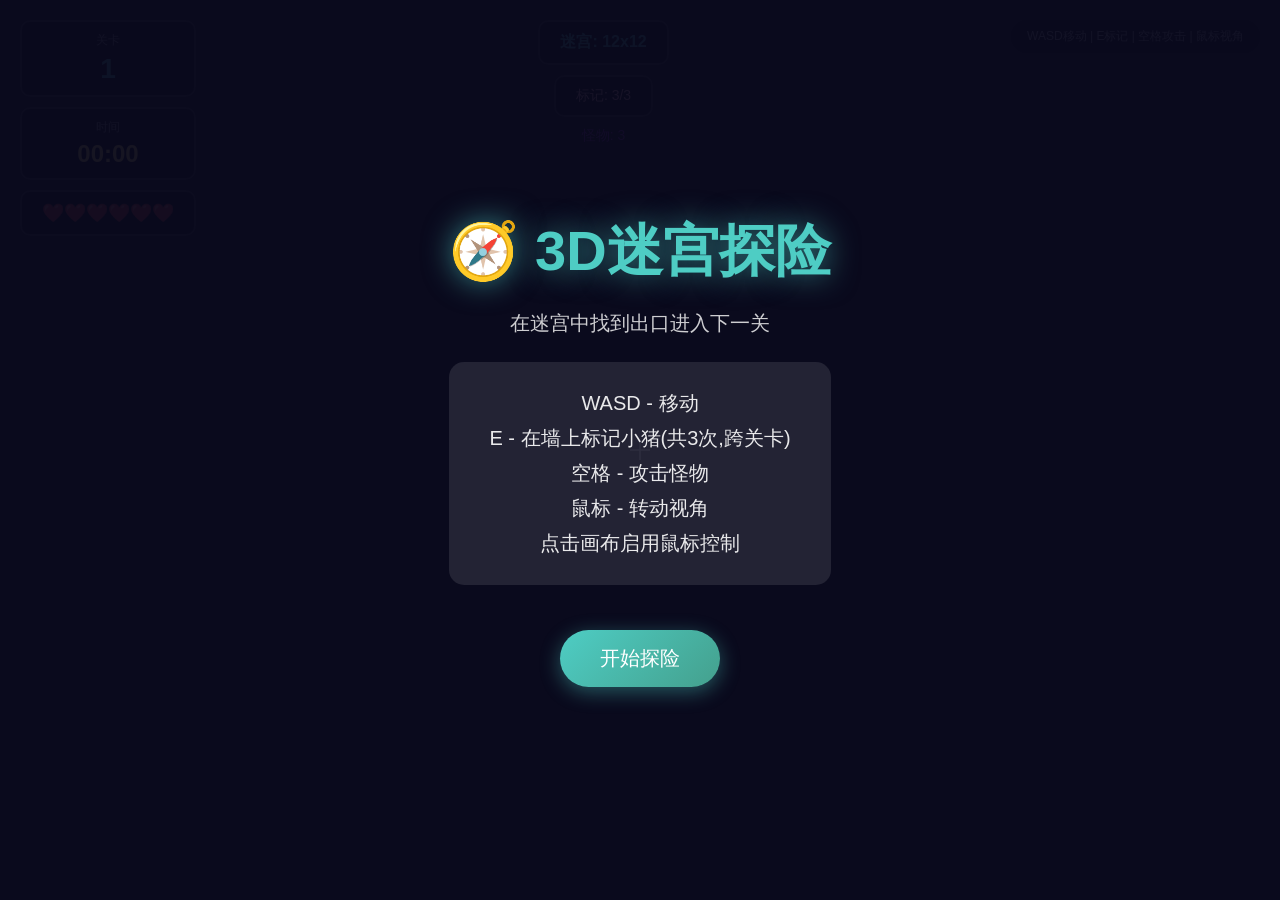
<file: 游戏/Trae CN/迷宫探险/index.html>
<!DOCTYPE html>
<html lang="zh">
<head>
    <meta charset="UTF-8">
    <meta name="viewport" content="width=device-width, initial-scale=1.0">
    <title>3D迷宫探险</title>
    <link rel="stylesheet" href="style.css">
</head>
<body>
    <div class="game-container">
        <canvas id="gameCanvas"></canvas>
        
        <div class="hud">
            <div class="hud-left">
                <div class="level-display">
                    <span class="label">关卡</span>
                    <span id="levelNum" class="value">1</span>
                </div>
                <div class="timer-display">
                    <span class="label">时间</span>
                    <span id="timer" class="value">00:00</span>
                </div>
                <div class="health-display">
                    <span id="healthDisplay">❤️❤️❤️❤️❤️❤️</span>
                </div>
            </div>
            <div class="hud-center">
                <div class="level-size">
                    <span id="mazeSizeDisplay">迷宫: 12x12</span>
                </div>
                <div class="marker-display">
                    <span id="markerCount">标记: 3/3</span>
                </div>
                <div class="monster-display">
                    <span id="monsterCount">怪物: 3</span>
                </div>
            </div>
            <div class="hud-right">
                <div class="controls-hint">
                    <span>WASD移动 | E标记 | 空格攻击 | 鼠标视角</span>
                </div>
            </div>
        </div>
        
        <div class="crosshair"></div>
        
        <div id="startScreen" class="screen active">
            <div class="screen-content">
                <h1>🧭 3D迷宫探险</h1>
                <p>在迷宫中找到出口进入下一关</p>
                <div class="controls-info">
                    <p>WASD - 移动</p>
                    <p>E - 在墙上标记小猪(共3次,跨关卡)</p>
                    <p>空格 - 攻击怪物</p>
                    <p>鼠标 - 转动视角</p>
                    <p>点击画布启用鼠标控制</p>
                </div>
                <button id="startBtn">开始探险</button>
            </div>
        </div>
        
        <div id="levelCompleteScreen" class="screen hidden">
            <div class="screen-content">
                <h1>🎉 关卡完成!</h1>
                <p>用时: <span id="levelTime">00:00</span></p>
                <button id="continueBtn">继续</button>
            </div>
        </div>
        
        <div id="upgradeScreen" class="screen hidden">
            <div class="screen-content">
                <h1>⚔️ 选择升级</h1>
                <div class="upgrade-options">
                    <div class="upgrade-card">
                        <h3>升级武器</h3>
                        <p id="upgradeWeaponName">木棒</p>
                        <p id="upgradeWeaponDesc">攻击范围 +50%</p>
                        <button id="upgradeWeaponBtn">升级武器</button>
                    </div>
                    <div class="upgrade-card">
                        <h3>随机技能</h3>
                        <p id="skillName">生命恢复 +2</p>
                        <button id="getSkillBtn">获得技能</button>
                    </div>
                </div>
            </div>
        </div>
        
        <div id="victoryScreen" class="screen hidden">
            <div class="screen-content">
                <h1>🏆 恭喜通关!</h1>
                <p>总用时: <span id="totalTime">00:00</span></p>
                <button id="restartGameBtn">重新开始</button>
            </div>
        </div>
        
        <div id="gameOverScreen" class="screen hidden">
            <div class="screen-content">
                <h1>💀 游戏结束</h1>
                <button id="restartGameBtn2">重新开始</button>
            </div>
        </div>
    </div>
    
    <script src="game.js"></script>
</body>
</html>
</file>
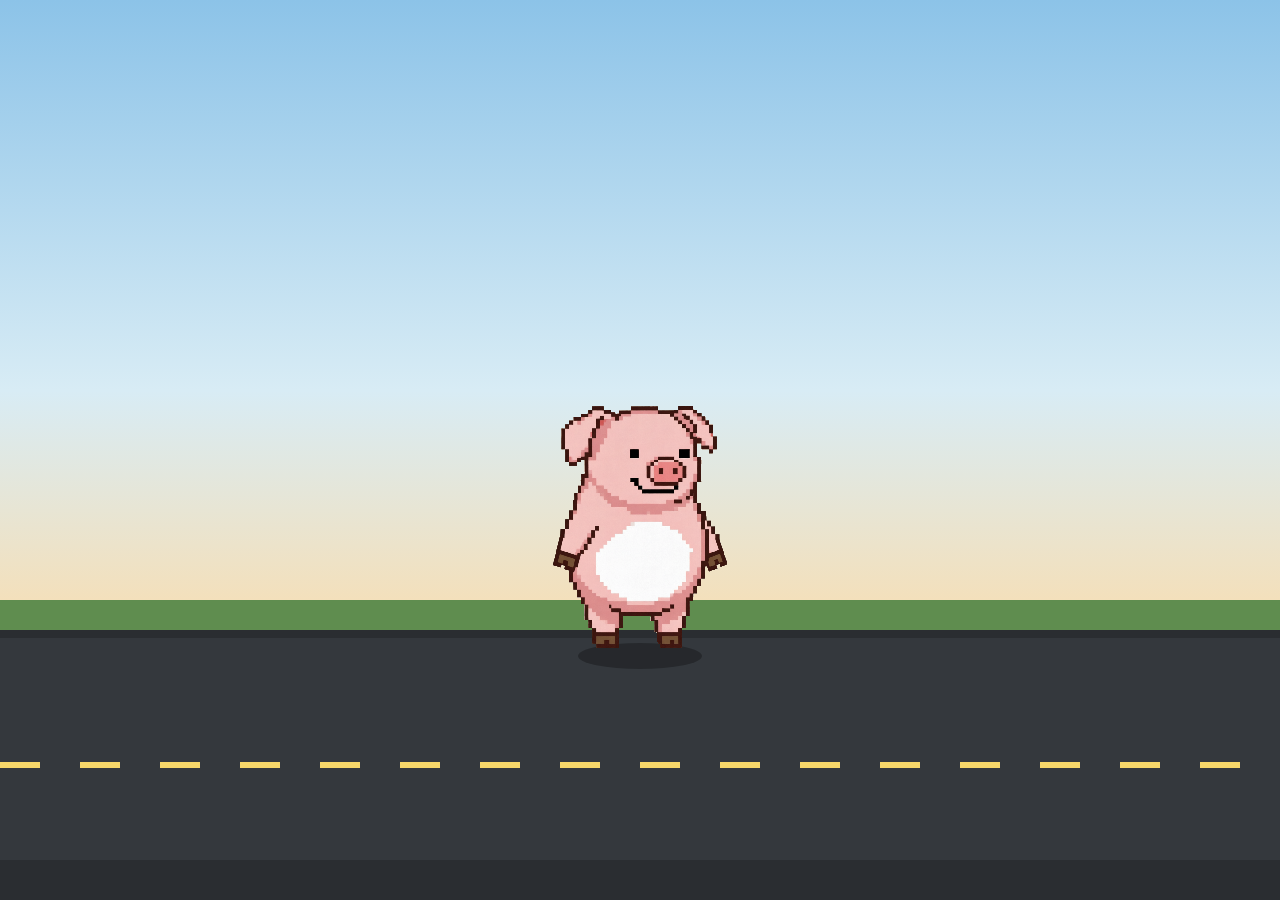
<file: 游戏/止战之殇/assets/止战之殇_副本/index.html>
<!doctype html>
<html lang="zh-CN">
  <head>
    <meta charset="UTF-8" />
    <meta name="viewport" content="width=device-width, initial-scale=1.0" />
    <title>马路小猪拳</title>
    <link rel="stylesheet" href="./style.css" />
  </head>
  <body>
    <main class="game-shell">
      <canvas id="game" aria-label="马路小猪拳游戏画面"></canvas>


    </main>

    <script src="./src/main.js?v=horizontal-road-1"></script>
  </body>
</html>
</file>
<file: 游戏/剑中有剑/style.css>
:root {
  color-scheme: dark;
  --bg: #071015;
  --panel: rgba(8, 18, 28, 0.84);
  --panel-strong: rgba(6, 12, 19, 0.94);
  --line: rgba(157, 198, 214, 0.18);
  --text: #eff6fb;
  --muted: #98aebb;
  --gold: #ffd36e;
  --blue: #67cbff;
  --red: #ff7f72;
  --green: #71ffb0;
  --mana: #7aa8ff;
  --xp: #a687ff;
  --shadow: 0 22px 60px rgba(0, 0, 0, 0.38);
}

* {
  box-sizing: border-box;
}

html,
body {
  margin: 0;
  min-height: 100%;
  background:
    radial-gradient(circle at top, rgba(33, 96, 112, 0.24), transparent 34%),
    linear-gradient(180deg, #061016 0%, #04090f 100%);
  color: var(--text);
  font-family: "Trebuchet MS", "Segoe UI", sans-serif;
}

body {
  overflow: hidden;
}

.shell {
  position: relative;
  width: 100vw;
  height: 100vh;
}

#game {
  display: block;
  width: 100%;
  height: 100%;
}

.quick-ui {
  position: absolute;
  inset: 0;
  pointer-events: none;
}

.quick-ui__gold {
  position: absolute;
  top: 18px;
  left: 18px;
  padding: 10px 14px;
  border: 1px solid rgba(255, 255, 255, 0.12);
  border-radius: 999px;
  color: var(--text);
  background: rgba(5, 12, 19, 0.78);
  backdrop-filter: blur(10px);
  box-shadow: var(--shadow);
  font-size: 14px;
}

.quick-ui__gold strong {
  margin-left: 6px;
  color: var(--gold);
}

.quick-ui__buffs {
  position: absolute;
  top: 62px;
  left: 18px;
  display: flex;
  gap: 8px;
  flex-wrap: wrap;
  max-width: min(460px, calc(100vw - 36px));
}

.quick-ui__buff {
  padding: 8px 10px;
  border: 1px solid rgba(255, 255, 255, 0.12);
  border-radius: 14px;
  background: rgba(5, 12, 19, 0.8);
  box-shadow: var(--shadow);
  font-size: 12px;
  backdrop-filter: blur(10px);
}

.quick-ui__buff strong,
.quick-ui__buff span {
  display: block;
}

.quick-ui__buff strong {
  margin-bottom: 2px;
}

.quick-ui__buff--red strong {
  color: #ff8c7a;
}

.quick-ui__buff--blue strong {
  color: #86c8ff;
}

.quick-ui__buff--dragon strong {
  color: #ffbf73;
}

.quick-ui__buff--baron strong {
  color: #d0b0ff;
}

.quick-ui__recall {
  position: absolute;
  left: 50%;
  bottom: 32px;
  transform: translateX(-50%);
  min-width: 280px;
  padding: 12px 14px;
  border: 1px solid rgba(255, 255, 255, 0.12);
  border-radius: 18px;
  color: var(--text);
  background: rgba(5, 12, 19, 0.84);
  backdrop-filter: blur(12px);
  box-shadow: var(--shadow);
  opacity: 0;
}

.quick-ui__recall--active {
  opacity: 1;
}

.quick-ui__recall span {
  display: block;
  margin-bottom: 8px;
  text-align: center;
  font-size: 13px;
}

.quick-ui__recall-bar {
  height: 10px;
  overflow: hidden;
  border-radius: 999px;
  background: rgba(255, 255, 255, 0.08);
}

.quick-ui__recall-bar i {
  display: block;
  width: 0%;
  height: 100%;
  background: linear-gradient(90deg, #d8b13a 0%, #fff0aa 100%);
}

.hud {
  position: absolute;
  inset: 0;
  display: flex;
  flex-direction: column;
  justify-content: space-between;
  padding: 18px;
  pointer-events: none;
}

.hud-toggle {
  position: absolute;
  top: 18px;
  right: 18px;
  z-index: 3;
  pointer-events: auto;
  padding: 10px 14px;
  border: 1px solid rgba(255, 255, 255, 0.12);
  border-radius: 999px;
  color: var(--text);
  background: rgba(5, 12, 19, 0.76);
  backdrop-filter: blur(10px);
  cursor: pointer;
}

.hud__top,
.hud__bottom {
  display: flex;
  gap: 14px;
  align-items: flex-start;
  justify-content: space-between;
}

.hud--collapsed .hud__top,
.hud--collapsed .hud__bottom {
  opacity: 0;
  pointer-events: none;
  transform: translateY(-10px);
}

.hud__top,
.hud__bottom {
  transition: opacity 160ms ease, transform 160ms ease;
}

.panel {
  border: 1px solid var(--line);
  border-radius: 22px;
  background: var(--panel);
  backdrop-filter: blur(14px);
  box-shadow: var(--shadow);
}

.panel--brand {
  max-width: 380px;
  padding: 16px 18px;
}

.eyebrow {
  font-size: 11px;
  letter-spacing: 0.24em;
  text-transform: uppercase;
  color: var(--gold);
}

.panel--brand h1,
.modal h2,
.shop h2 {
  margin: 6px 0 8px;
  line-height: 1;
  font-size: clamp(28px, 3vw, 40px);
}

.panel--brand p,
.panel--controls p,
.modal p,
.shop__hint {
  margin: 0;
  color: var(--muted);
  line-height: 1.45;
}

.panel--stats {
  display: grid;
  grid-template-columns: repeat(5, minmax(88px, 1fr));
  gap: 10px;
  padding: 14px;
  min-width: min(52vw, 560px);
}

.stat {
  padding: 12px;
  border-radius: 16px;
  background: rgba(255, 255, 255, 0.03);
}

.stat span,
.bars label,
.bars strong,
.skill small,
.inventory__head span,
.shop__hint {
  font-size: 12px;
}

.bars strong {
  font-size: 14px;
  letter-spacing: 0.02em;
}

.stat strong {
  display: block;
  margin-top: 6px;
  font-size: 20px;
}

.panel--hero {
  width: min(420px, 42vw);
  padding: 16px;
}

.bars {
  display: grid;
  gap: 10px;
}

.bar {
  margin: 6px 0 4px;
  height: 14px;
  overflow: hidden;
  border-radius: 999px;
  background: rgba(255, 255, 255, 0.07);
}

.bar i {
  display: block;
  width: 100%;
  height: 100%;
  background: linear-gradient(90deg, #249f60 0%, #94ffb3 100%);
}

.bar--mana i {
  background: linear-gradient(90deg, #3557d6 0%, #83bbff 100%);
}

.bar--xp i {
  background: linear-gradient(90deg, #6540db 0%, #c1adff 100%);
}

.bar--recall i {
  background: linear-gradient(90deg, #d8b13a 0%, #fff0aa 100%);
}

.panel--skills {
  position: absolute;
  left: 18px;
  top: 50%;
  z-index: 2;
  display: grid;
  gap: 12px;
  width: 196px;
  padding: 12px 10px;
  transform: translateY(-50%);
  pointer-events: none;
  background: transparent;
  border: 0;
  box-shadow: none;
  backdrop-filter: none;
}

.skill {
  display: grid;
  grid-template-columns: 72px 1fr;
  align-items: center;
  gap: 12px;
  min-width: 0;
  padding: 0;
  border-radius: 0;
  background: transparent;
}

.skill__icon {
  position: relative;
  display: flex;
  align-items: center;
  justify-content: center;
  width: 72px;
  height: 72px;
  border-radius: 50%;
  border: 3px solid rgba(255, 235, 191, 0.52);
  box-shadow:
    inset 0 0 0 2px rgba(255, 255, 255, 0.08),
    0 12px 30px rgba(0, 0, 0, 0.3);
  overflow: hidden;
}

.skill__icon::before {
  content: "";
  position: absolute;
  inset: 0;
  background:
    radial-gradient(circle at 35% 30%, rgba(255, 255, 255, 0.26), transparent 28%),
    linear-gradient(145deg, rgba(255, 214, 127, 0.25), rgba(8, 16, 28, 0.08));
}

.skill__icon span {
  position: relative;
  z-index: 1;
  display: inline-flex;
  align-items: center;
  justify-content: center;
  width: 38px;
  height: 38px;
  border-radius: 50%;
  font-weight: 700;
  font-size: 20px;
  color: #fdf7e4;
  text-shadow: 0 2px 10px rgba(0, 0, 0, 0.5);
  background: rgba(7, 16, 21, 0.28);
}

.skill--q .skill__icon {
  background:
    radial-gradient(circle at 50% 35%, rgba(114, 255, 201, 0.72), transparent 34%),
    linear-gradient(145deg, #104d3e 0%, #1ea06b 52%, #8dffc9 100%);
}

.skill--e .skill__icon {
  background:
    radial-gradient(circle at 50% 35%, rgba(129, 192, 255, 0.72), transparent 34%),
    linear-gradient(145deg, #123d72 0%, #386fdb 52%, #90c8ff 100%);
}

.skill--r .skill__icon {
  width: 82px;
  height: 82px;
  border-color: rgba(255, 215, 122, 0.82);
  background:
    radial-gradient(circle at 50% 35%, rgba(255, 229, 145, 0.78), transparent 34%),
    linear-gradient(145deg, #5f3c0d 0%, #c78a19 50%, #ffe08a 100%);
}

.skill--r {
  grid-template-columns: 82px 1fr;
}

.skill--t .skill__icon {
  background:
    radial-gradient(circle at 50% 35%, rgba(201, 166, 255, 0.72), transparent 34%),
    linear-gradient(145deg, #372760 0%, #6f4fd8 52%, #c1a8ff 100%);
}

.skill__meta strong,
.skill__meta small {
  display: block;
}

.skill__meta strong {
  margin-bottom: 4px;
  font-size: 14px;
  color: var(--text);
}

.skill__meta small {
  font-size: 12px;
  color: #fff2c3;
  text-shadow: 0 2px 10px rgba(0, 0, 0, 0.45);
}

.panel--inventory {
  width: min(360px, 30vw);
  padding: 14px;
}

.inventory__head {
  display: flex;
  align-items: baseline;
  justify-content: space-between;
  margin-bottom: 10px;
}

.inventory__head strong {
  font-size: 15px;
}

.inventory__slots {
  display: grid;
  grid-template-columns: repeat(3, 1fr);
  gap: 8px;
}

.inventory-slot {
  min-height: 58px;
  padding: 10px;
  border-radius: 14px;
  background: rgba(255, 255, 255, 0.04);
  color: var(--muted);
  font-size: 12px;
}

.inventory-slot strong,
.inventory-slot small {
  display: block;
}

.inventory-slot strong {
  color: var(--text);
  font-size: 13px;
  margin-bottom: 4px;
}

.panel--controls {
  max-width: 260px;
  padding: 12px 14px;
}

@media (max-width: 960px) {
  .panel--skills {
    position: static;
    width: auto;
    transform: none;
  }
}

.shop {
  position: absolute;
  top: 110px;
  right: 18px;
  width: min(400px, calc(100vw - 36px));
  max-height: calc(100vh - 140px);
  overflow: auto;
  padding: 16px;
  border: 1px solid var(--line);
  border-radius: 24px;
  background: var(--panel-strong);
  box-shadow: var(--shadow);
  opacity: 0;
  pointer-events: none;
  transform: translateY(12px);
  transition: opacity 180ms ease, transform 180ms ease;
}

.shop--open {
  opacity: 1;
  pointer-events: auto;
  transform: translateY(0);
}

.shop__head {
  display: flex;
  align-items: center;
  justify-content: space-between;
}

.shop__close,
.shop-item button,
button {
  border: 0;
  border-radius: 999px;
  cursor: pointer;
  color: #071015;
  font-weight: 700;
  background: linear-gradient(135deg, var(--gold), #fff0c6);
}

.shop__close {
  padding: 10px 16px;
}

.shop__list {
  display: grid;
  gap: 10px;
  margin-top: 14px;
}

.shop-item {
  padding: 12px;
  border-radius: 16px;
  background: rgba(255, 255, 255, 0.04);
}

.shop-item__top {
  display: flex;
  justify-content: space-between;
  gap: 8px;
  margin-bottom: 6px;
}

.shop-item__top strong {
  font-size: 15px;
}

.shop-item span,
.shop-item small {
  display: block;
  color: var(--muted);
  font-size: 12px;
}

.shop-item button,
button {
  margin-top: 12px;
  padding: 12px 18px;
  font-size: 15px;
}

.overlay {
  position: absolute;
  inset: 0;
  display: grid;
  place-items: center;
  padding: 24px;
  background: rgba(2, 6, 10, 0.68);
  opacity: 0;
  pointer-events: none;
  transition: opacity 180ms ease;
}

.overlay--active {
  opacity: 1;
  pointer-events: auto;
}

.modal {
  width: min(560px, 100%);
  padding: 30px;
  border: 1px solid rgba(255, 255, 255, 0.12);
  border-radius: 28px;
  background:
    linear-gradient(160deg, rgba(255, 255, 255, 0.08), rgba(255, 255, 255, 0.02)),
    rgba(5, 12, 18, 0.97);
  box-shadow: var(--shadow);
}

.modal--wide {
  width: min(860px, 100%);
}

.hero-grid {
  display: grid;
  grid-template-columns: repeat(3, 1fr);
  gap: 12px;
  margin-top: 20px;
}

.hero-card {
  padding: 16px;
  text-align: left;
  border: 1px solid rgba(255, 255, 255, 0.1);
  border-radius: 20px;
  color: var(--text);
  background: rgba(255, 255, 255, 0.04);
}

.hero-card strong,
.hero-card span,
.hero-card small {
  display: block;
}

.hero-card span,
.hero-card small {
  margin-top: 6px;
  color: var(--muted);
}

.hero-card--active {
  border-color: rgba(255, 211, 110, 0.58);
  background: rgba(255, 211, 110, 0.1);
}

@media (max-width: 1080px) {
  .hud__top,
  .hud__bottom {
    flex-direction: column;
  }

  .panel--stats,
  .panel--hero,
  .panel--inventory {
    width: 100%;
    min-width: 0;
  }

  .panel--controls {
    display: none;
  }

  .hero-grid {
    grid-template-columns: 1fr;
  }

  .shop {
    left: 18px;
    right: 18px;
    width: auto;
  }
}
</file>
<file: 游戏/大便英雄/style.css>
:root {
  --ink: #172322;
  --paper: #fffdf6;
  --panel: rgba(255, 253, 246, 0.92);
  --panel-strong: rgba(255, 253, 246, 0.98);
  --green: #36b36a;
  --mint: #aee8c2;
  --teal: #2fa6a1;
  --blue: #3778df;
  --gold: #f1b844;
  --rose: #e85c69;
  --brown: #8d5524;
  --shadow: 0 18px 48px rgba(23, 35, 34, 0.22);
}

* {
  box-sizing: border-box;
}

body {
  margin: 0;
  min-height: 100vh;
  overflow: hidden;
  color: var(--ink);
  font-family:
    "PingFang SC", "Microsoft YaHei", system-ui, -apple-system, sans-serif;
  background: #8bd8e7;
}

button,
input {
  font: inherit;
}

button {
  border: 0;
  cursor: pointer;
}

.game-shell {
  position: relative;
  width: 100vw;
  height: 100vh;
  overflow: hidden;
  background:
    radial-gradient(circle at 18% 20%, rgba(255, 255, 255, 0.72), transparent 20%),
    linear-gradient(180deg, #79cae9 0%, #bdebd0 58%, #70bc72 100%);
}

#game {
  display: block;
  width: 100%;
  height: 100%;
}

.hud {
  position: absolute;
  z-index: 4;
  pointer-events: none;
}

.hud--top {
  top: max(14px, env(safe-area-inset-top));
  left: 14px;
  right: clamp(260px, 24vw, 330px);
  display: flex;
  gap: 12px;
  align-items: stretch;
  justify-content: space-between;
}

.brand-chip,
.stat-strip,
.action-panel,
.modal,
.toast {
  border: 2px solid rgba(23, 35, 34, 0.16);
  border-radius: 8px;
  background: var(--panel);
  box-shadow: 0 12px 28px rgba(23, 35, 34, 0.13);
  backdrop-filter: blur(10px);
}

.brand-chip {
  display: grid;
  align-content: center;
  min-width: 190px;
  padding: 12px 16px;
}

.brand-chip span,
.stat-strip span,
.action-panel span,
.name-field span {
  color: rgba(23, 35, 34, 0.66);
  font-size: 12px;
  font-weight: 900;
}

.brand-chip strong {
  font-size: 30px;
  line-height: 1;
}

.stat-strip {
  display: grid;
  grid-template-columns: repeat(3, minmax(92px, 1fr));
  min-width: min(560px, 58vw);
  overflow: hidden;
}

.stat-strip div {
  display: grid;
  align-content: center;
  min-height: 74px;
  padding: 10px 14px;
  border-left: 1px solid rgba(23, 35, 34, 0.12);
}

.stat-strip div:first-child {
  border-left: 0;
}

.stat-strip strong {
  font-size: 30px;
  line-height: 1.05;
}

.action-panel header {
  display: grid;
  gap: 3px;
  padding: 4px 4px 12px;
}

.action-panel strong {
  font-size: 24px;
}

.action-panel {
  position: absolute;
  z-index: 5;
  top: max(14px, env(safe-area-inset-top));
  right: 14px;
  bottom: 14px;
  width: clamp(230px, 21vw, 300px);
  display: flex;
  flex-direction: column;
  padding: 14px;
}

.action-list {
  display: grid;
  gap: 8px;
  overflow: auto;
  padding-right: 2px;
}

.action-button {
  display: grid;
  grid-template-columns: 34px 1fr auto;
  gap: 9px;
  align-items: center;
  min-height: 48px;
  padding: 8px 10px;
  border: 2px solid rgba(23, 35, 34, 0.12);
  border-radius: 8px;
  color: var(--ink);
  background: #f6f5e6;
  text-align: left;
  transition:
    transform 120ms ease,
    background 120ms ease,
    border-color 120ms ease;
}

.action-button:hover,
.action-button:focus-visible {
  transform: translateY(-1px);
  border-color: rgba(47, 166, 161, 0.4);
  background: #ffffff;
  outline: 0;
}

.action-button[disabled] {
  cursor: default;
  opacity: 0.54;
  transform: none;
}

.action-button b {
  display: grid;
  place-items: center;
  width: 30px;
  height: 30px;
  border-radius: 8px;
  color: #fff;
  background: var(--ink);
  font-size: 14px;
}

.action-button span {
  color: var(--ink);
  font-size: 15px;
}

.action-button small {
  color: rgba(23, 35, 34, 0.52);
  font-size: 11px;
  font-weight: 900;
}

.overlay {
  position: absolute;
  inset: 0;
  z-index: 8;
  display: none;
  place-items: center;
  padding: 22px;
  background:
    linear-gradient(rgba(23, 35, 34, 0.06), rgba(23, 35, 34, 0.22)),
    rgba(141, 216, 231, 0.24);
  backdrop-filter: blur(7px);
}

.overlay--active {
  display: grid;
}

.modal {
  width: min(640px, 100%);
  padding: clamp(22px, 4vw, 38px);
  background: var(--panel-strong);
  box-shadow: var(--shadow);
}

.eyebrow {
  display: inline-flex;
  margin-bottom: 10px;
  color: var(--teal);
  font-size: 12px;
  font-weight: 900;
  letter-spacing: 0;
  text-transform: uppercase;
}

h1,
p {
  margin: 0;
}

h1 {
  font-size: clamp(42px, 8vw, 76px);
  line-height: 0.92;
}

p {
  margin-top: 16px;
  color: rgba(23, 35, 34, 0.76);
  font-size: 16px;
  line-height: 1.7;
}

.name-field {
  display: grid;
  gap: 7px;
  margin-top: 20px;
}

.name-field input {
  min-height: 48px;
  width: 100%;
  border: 2px solid rgba(23, 35, 34, 0.14);
  border-radius: 8px;
  padding: 0 12px;
  color: var(--ink);
  background: #fff;
  font-weight: 900;
}

.controls-grid {
  display: grid;
  grid-template-columns: repeat(2, minmax(0, 1fr));
  gap: 10px;
  margin-top: 18px;
}

.controls-grid div {
  display: flex;
  align-items: center;
  gap: 10px;
  min-height: 46px;
  padding: 9px 10px;
  border: 2px solid rgba(23, 35, 34, 0.1);
  border-radius: 8px;
  background: #f3f8e8;
}

kbd {
  min-width: 50px;
  padding: 5px 8px;
  border-radius: 6px;
  color: #fff;
  background: var(--ink);
  text-align: center;
  font-size: 13px;
  font-weight: 900;
}

.controls-grid span {
  color: rgba(23, 35, 34, 0.78);
  font-size: 14px;
  font-weight: 800;
}

.modal button {
  width: 100%;
  min-height: 54px;
  margin-top: 24px;
  border-radius: 8px;
  color: #fff;
  background: linear-gradient(135deg, var(--green), var(--blue));
  box-shadow: 0 12px 28px rgba(47, 166, 161, 0.32);
  font-size: 18px;
  font-weight: 900;
}

.toast {
  position: absolute;
  z-index: 6;
  left: 50%;
  bottom: 24px;
  min-width: 210px;
  transform: translateX(-50%) translateY(16px);
  padding: 12px 18px;
  text-align: center;
  font-weight: 900;
  opacity: 0;
  transition:
    opacity 180ms ease,
    transform 180ms ease;
}

.toast--active {
  opacity: 1;
  transform: translateX(-50%) translateY(0);
}

@media (max-width: 860px) {
  .hud--top {
    right: 14px;
    flex-direction: column;
    align-items: flex-start;
  }

  .brand-chip {
    display: none;
  }

  .stat-strip {
    width: min(100%, 560px);
    min-width: 0;
  }

  .action-panel {
    top: auto;
    left: 12px;
    right: 12px;
    bottom: 12px;
    width: auto;
    max-height: 35vh;
  }

  .action-list {
    grid-template-columns: repeat(2, minmax(0, 1fr));
  }

  .action-button {
    grid-template-columns: 30px 1fr;
  }

  .action-button small {
    display: none;
  }

  .toast {
    bottom: calc(35vh + 28px);
  }
}

@media (max-width: 540px) {
  .stat-strip {
    grid-template-columns: repeat(3, 1fr);
  }

  .stat-strip div {
    min-height: 58px;
    padding: 8px;
    text-align: center;
  }

  .stat-strip span {
    font-size: 10px;
  }

  .stat-strip strong {
    font-size: 22px;
  }

  .action-list {
    grid-template-columns: 1fr;
  }

  .controls-grid {
    grid-template-columns: 1fr;
  }
}
</file>
<file: 游戏/止战之殇/style.css>
:root {
  color-scheme: dark;
  --ink: #fff7ec;
  --muted: #c6c3bc;
  --panel: rgba(21, 24, 27, 0.74);
  --line: rgba(255, 247, 236, 0.18);
  --accent: #ffcf66;
}

* {
  box-sizing: border-box;
}

body {
  margin: 0;
  min-height: 100vh;
  overflow: hidden;
  background: #101114;
  color: var(--ink);
  font-family:
    Inter, ui-sans-serif, system-ui, -apple-system, BlinkMacSystemFont, "Segoe UI",
    "Microsoft YaHei", sans-serif;
}

.game-shell {
  position: relative;
  width: 100vw;
  height: 100vh;
  isolation: isolate;
  background: #101114;
}

#game {
  position: absolute;
  inset: 0;
  display: block;
  width: 100%;
  height: 100%;
}

.topbar,
.controls,
.combo-log {
  position: absolute;
  z-index: 2;
  pointer-events: none;
}

.topbar {
  top: 14px;
  left: 14px;
  right: 14px;
  display: flex;
  align-items: flex-start;
  justify-content: space-between;
  gap: 12px;
}

.brand,
.move-readout,
.controls,
.combo-log {
  border: 1px solid var(--line);
  border-radius: 8px;
  background: var(--panel);
  backdrop-filter: blur(16px);
  box-shadow: 0 18px 48px rgba(0, 0, 0, 0.24);
}

.brand {
  min-width: min(340px, calc(100vw - 28px));
  padding: 15px 18px;
}

.brand span,
.move-readout span,
.combo-log span {
  display: block;
  color: var(--muted);
  font-size: 12px;
  font-weight: 800;
}

.brand strong {
  display: block;
  margin-top: 3px;
  font-size: 32px;
  line-height: 1;
  letter-spacing: 0;
}

.move-readout {
  min-width: 184px;
  padding: 13px 16px;
  text-align: right;
}

.move-readout strong {
  display: block;
  margin-top: 4px;
  color: var(--accent);
  font-size: 22px;
  letter-spacing: 0;
}

.controls {
  left: 14px;
  bottom: 14px;
  display: flex;
  flex-wrap: wrap;
  gap: 8px;
  width: min(760px, calc(100vw - 28px));
  padding: 12px;
}

.controls span {
  display: inline-flex;
  align-items: center;
  gap: 7px;
  min-height: 34px;
  padding: 0 10px;
  border-radius: 8px;
  background: rgba(255, 255, 255, 0.09);
  color: #f7f0e4;
  font-size: 14px;
  font-weight: 800;
  white-space: nowrap;
}

.controls b {
  display: inline-grid;
  place-items: center;
  min-width: 24px;
  height: 24px;
  border-radius: 6px;
  background: #f1e1c0;
  color: #171819;
  line-height: 1;
}

.combo-log {
  right: 14px;
  bottom: 14px;
  width: min(270px, calc(100vw - 28px));
  min-height: 132px;
  padding: 12px 14px;
}

.combo-log ol {
  display: grid;
  gap: 7px;
  margin: 9px 0 0;
  padding: 0;
  list-style: none;
}

.combo-log li {
  overflow: hidden;
  color: #fff3dc;
  font-size: 14px;
  font-weight: 800;
  text-overflow: ellipsis;
  white-space: nowrap;
}

@media (max-width: 720px) {
  .topbar {
    align-items: stretch;
    flex-direction: column;
  }

  .brand,
  .move-readout {
    width: 100%;
    min-width: 0;
    text-align: left;
  }

  .combo-log {
    display: none;
  }

  .controls {
    right: 14px;
  }
}
</file>
<file: 游戏/火影忍者/style.css>
:root {
  color-scheme: dark;
  --paper: #fff4dc;
  --ink: #11141a;
  --muted: #9aa3af;
  --line: rgba(255, 244, 220, 0.16);
  --panel: rgba(12, 16, 22, 0.78);
  --orange: #ff9f43;
  --blue: #4cc9f0;
  --red: #ff5d73;
  --green: #76d672;
}

* {
  box-sizing: border-box;
}

html,
body {
  margin: 0;
  width: 100%;
  height: 100%;
  overflow: hidden;
  background: #070a0f;
  color: var(--paper);
  font-family:
    Inter, ui-sans-serif, system-ui, -apple-system, BlinkMacSystemFont, "Segoe UI",
    "Microsoft YaHei", sans-serif;
}

button {
  color: inherit;
  font: inherit;
}

.game-shell {
  position: relative;
  width: 100vw;
  height: 100vh;
  isolation: isolate;
  background: #070a0f;
}

#game {
  position: absolute;
  inset: 0;
  display: block;
  width: 100%;
  height: 100%;
}

.hud {
  position: absolute;
  z-index: 3;
  pointer-events: none;
}

.hud--top {
  top: 18px;
  left: 20px;
  right: 20px;
  display: grid;
  grid-template-columns: minmax(250px, 1fr) 170px minmax(250px, 1fr);
  gap: 14px;
  align-items: start;
  border: 0;
  background: transparent;
  box-shadow: none;
  backdrop-filter: none;
}

.fighter-panel,
.round-panel {
  border: 1px solid var(--line);
  border-radius: 8px;
  background: var(--panel);
  box-shadow: 0 18px 52px rgba(0, 0, 0, 0.34);
  backdrop-filter: blur(16px);
}

.fighter-panel {
  display: grid;
  grid-template-columns: 112px 1fr;
  gap: 14px;
  min-height: 116px;
  padding: 14px;
}

.fighter-panel--p2 {
  direction: rtl;
}

.fighter-panel--p2 > * {
  direction: ltr;
}

.fighter-panel span,
.round-panel span,
.eyebrow,
.bars label {
  color: var(--muted);
  font-size: 12px;
}

.fighter-panel strong {
  display: block;
  margin-top: 5px;
  font-size: 24px;
  line-height: 1;
}

.bars {
  display: grid;
  gap: 7px;
}

.bars label {
  display: flex;
  justify-content: space-between;
  gap: 10px;
}

.bars b {
  color: var(--paper);
}

.bar {
  display: block;
  height: 13px;
  overflow: hidden;
  border: 1px solid rgba(255, 255, 255, 0.15);
  border-radius: 999px;
  background: rgba(255, 255, 255, 0.08);
}

.bar em {
  display: block;
  width: 100%;
  height: 100%;
  border-radius: inherit;
  transition: width 130ms ease;
}

.bar--hp em {
  background: linear-gradient(90deg, #ff4f68, #ffb84a);
}

.bar--chakra em {
  background: linear-gradient(90deg, #38d9ff, #7c6cff);
}

.bar--p2 em {
  background: linear-gradient(90deg, #7c6cff, #ff4f68);
}

.round-panel {
  min-height: 116px;
  padding: 14px;
  text-align: center;
}

.round-panel strong {
  display: block;
  margin-top: 6px;
  font-size: 24px;
}

.round-panel small {
  display: inline-grid;
  place-items: center;
  width: 48px;
  height: 48px;
  margin-top: 9px;
  border-radius: 50%;
  background: rgba(255, 159, 67, 0.16);
  color: #ffd28a;
  font-size: 22px;
  font-weight: 900;
}

.overlay {
  position: absolute;
  inset: 0;
  z-index: 8;
  display: none;
  place-items: center;
  padding: 20px;
  background: rgba(4, 7, 11, 0.72);
  backdrop-filter: blur(9px);
}

.overlay--active {
  display: grid;
}

.modal {
  width: min(980px, 100%);
  max-height: calc(100vh - 40px);
  overflow: auto;
  padding: clamp(22px, 4vw, 38px);
  border: 1px solid var(--line);
  border-radius: 8px;
  background: rgba(12, 16, 22, 0.96);
  box-shadow: 0 30px 90px rgba(0, 0, 0, 0.52);
}

.modal--end {
  width: min(620px, 100%);
}

.modal h1,
.modal h2,
.modal p {
  margin: 0;
}

.modal h1,
.modal h2 {
  margin-top: 7px;
  font-size: clamp(38px, 8vw, 78px);
  line-height: 0.96;
  letter-spacing: 0;
}

.modal p {
  max-width: 690px;
  margin-top: 16px;
  color: #cfd6df;
  line-height: 1.7;
}

.select-grid {
  display: grid;
  grid-template-columns: 1fr 1fr;
  gap: 18px;
  margin: 26px 0;
}

.select-title {
  display: block;
  margin-bottom: 9px;
  color: #ffd28a;
  font-size: 13px;
}

.cards {
  display: grid;
  grid-template-columns: repeat(2, minmax(0, 1fr));
  gap: 10px;
  max-height: 430px;
  overflow: auto;
  padding-right: 4px;
}

.card,
.random-card {
  min-height: 94px;
  padding: 14px;
  text-align: left;
  border: 1px solid rgba(255, 255, 255, 0.12);
  border-radius: 8px;
  background: rgba(255, 255, 255, 0.055);
}

.card {
  cursor: pointer;
}

.card:hover {
  border-color: rgba(255, 255, 255, 0.28);
}

.card--active {
  border-color: rgba(255, 159, 67, 0.78);
  background: rgba(255, 159, 67, 0.14);
}

.card strong,
.card span,
.random-card strong,
.random-card span {
  display: block;
}

.card span,
.random-card span {
  margin-top: 7px;
  color: var(--muted);
  font-size: 13px;
  line-height: 1.45;
}

.random-card {
  border-color: rgba(76, 201, 240, 0.36);
  background: rgba(76, 201, 240, 0.1);
}

#start-button,
#restart-button {
  width: 100%;
  min-height: 52px;
  border: 0;
  border-radius: 8px;
  background: linear-gradient(135deg, #ffb347, #ff5d73);
  color: #140d0a;
  font-weight: 900;
  cursor: pointer;
}

@media (max-width: 860px) {
  .hud--top {
    top: 14px;
    grid-template-columns: 1fr 94px 1fr;
    gap: 8px;
  }

  .fighter-panel {
    grid-template-columns: 1fr;
    min-height: 100px;
    padding: 10px;
  }

  .fighter-panel strong,
  .round-panel strong {
    font-size: 17px;
  }

  .round-panel {
    min-height: 100px;
    padding: 10px 6px;
  }

  .round-panel small {
    width: 38px;
    height: 38px;
    font-size: 18px;
  }

  .select-grid {
    grid-template-columns: 1fr;
  }

  .cards {
    grid-template-columns: 1fr;
    max-height: none;
    overflow: visible;
    padding-right: 0;
  }
}
</file>
<file: 游戏/破阵/style.css>
:root {
  color-scheme: dark;
  --ink: #f5f0df;
  --muted: #a8b0b8;
  --gold: #ffd36a;
  --red: #ff6666;
  --cyan: #69e6ff;
  --violet: #bc8cff;
  --panel: rgba(13, 18, 24, 0.76);
  --line: rgba(245, 240, 223, 0.16);
}

* {
  box-sizing: border-box;
}

body {
  margin: 0;
  min-height: 100vh;
  overflow: hidden;
  background: #07090d;
  color: var(--ink);
  font-family:
    Inter, ui-sans-serif, system-ui, -apple-system, BlinkMacSystemFont, "Segoe UI",
    "Microsoft YaHei", sans-serif;
}

button {
  color: inherit;
  font: inherit;
}

.game-shell {
  position: relative;
  width: 100vw;
  height: 100vh;
  isolation: isolate;
  background:
    radial-gradient(circle at 18% 16%, rgba(105, 230, 255, 0.12), transparent 28%),
    radial-gradient(circle at 80% 76%, rgba(255, 102, 102, 0.1), transparent 30%),
    #07090d;
}

#game {
  position: absolute;
  inset: 0;
  width: 100%;
  height: 100%;
  display: block;
}

.topbar,
.hud,
.controls {
  position: absolute;
  z-index: 3;
  pointer-events: none;
}

.topbar {
  top: 0;
  left: 0;
  right: 20px;
  display: flex;
  align-items: flex-start;
  justify-content: space-between;
  gap: 16px;
}

.brand,
.stats,
.hud {
  border: 1px solid var(--line);
  background: var(--panel);
  backdrop-filter: blur(18px);
  box-shadow: 0 18px 46px rgba(0, 0, 0, 0.32);
}

.brand {
  width: min(356px, calc(100vw - 24px));
  min-height: 112px;
  margin-left: 6px;
  padding: 16px 20px 14px;
  border-radius: 16px;
}

.brand span,
.stats span,
.vitals label,
.skill em,
.eyebrow {
  color: rgba(197, 202, 211, 0.9);
  font-size: 11px;
}

.brand strong {
  display: block;
  margin-top: 4px;
  color: #fff7e8;
  font-size: clamp(30px, 3.9vw, 44px);
  line-height: 1;
  letter-spacing: 0;
  font-weight: 900;
}

.controls {
  top: 118px;
  left: 6px;
  right: auto;
  display: flex;
  flex-wrap: wrap;
  gap: 8px;
  width: min(860px, calc(100vw - 24px));
  min-height: 64px;
  padding: 12px;
  border-radius: 16px;
  background: rgba(10, 14, 20, 0.92);
  border: 1px solid rgba(245, 240, 223, 0.12);
  backdrop-filter: blur(16px);
}

.controls span {
  display: inline-flex;
  align-items: center;
  justify-content: center;
  min-height: 36px;
  padding: 0 11px;
  border-radius: 10px;
  background: #242b34;
  color: #f2ecdf;
  font-size: 15px;
  font-weight: 700;
  white-space: nowrap;
}

.stats {
  display: grid;
  grid-template-columns: repeat(4, minmax(68px, 1fr));
  border-radius: 8px;
  overflow: hidden;
}

.stats div {
  min-width: 72px;
  padding: 12px 14px;
  border-left: 1px solid var(--line);
}

.stats div:first-child {
  border-left: 0;
}

.stats strong {
  display: block;
  margin-top: 3px;
  color: var(--gold);
  font-size: 20px;
}

.hud {
  left: 20px;
  right: 20px;
  bottom: 20px;
  display: grid;
  grid-template-columns: minmax(220px, 320px) 1fr;
  gap: 18px;
  padding: 14px;
  border-radius: 8px;
}

.vitals {
  display: grid;
  gap: 8px;
}

.vitals label {
  display: flex;
  justify-content: space-between;
  gap: 12px;
}

.vitals strong {
  color: var(--ink);
}

.bar {
  height: 12px;
  overflow: hidden;
  border: 1px solid rgba(255, 255, 255, 0.14);
  border-radius: 999px;
  background: rgba(255, 255, 255, 0.07);
}

.bar i {
  display: block;
  width: 100%;
  height: 100%;
  border-radius: inherit;
  transition: width 140ms ease;
}

.bar--hp i {
  background: linear-gradient(90deg, #ff5656, #ffbd6a);
}

.bar--chakra i {
  background: linear-gradient(90deg, #45d7ff, #a88cff);
}



.skills {
  display: grid;
  grid-template-columns: repeat(5, minmax(94px, 1fr));
  gap: 10px;
}

.skill {
  min-height: 66px;
  padding: 9px;
  border: 1px solid rgba(255, 255, 255, 0.12);
  border-radius: 8px;
  background: rgba(255, 255, 255, 0.06);
}

.skill b {
  display: inline-grid;
  min-width: 28px;
  height: 28px;
  padding: 0 7px;
  place-items: center;
  border-radius: 7px;
  background: rgba(255, 255, 255, 0.11);
  color: var(--gold);
}

.skill span,
.skill em {
  display: block;
  margin-top: 5px;
  white-space: nowrap;
}

.skill span {
  overflow: hidden;
  text-overflow: ellipsis;
  font-size: 13px;
}

.skill--ultimate b {
  color: var(--violet);
}

.overlay {
  position: absolute;
  inset: 0;
  z-index: 8;
  display: none;
  place-items: center;
  padding: 24px;
  background: rgba(5, 7, 10, 0.72);
  backdrop-filter: blur(10px);
}

.overlay--active {
  display: grid;
}

.modal {
  width: min(680px, 100%);
  padding: clamp(24px, 5vw, 44px);
  border: 1px solid var(--line);
  border-radius: 8px;
  background: rgba(12, 17, 22, 0.94);
  box-shadow: 0 30px 90px rgba(0, 0, 0, 0.5);
}

.modal h1,
.modal h2,
.modal p {
  margin: 0;
}

.modal h1,
.modal h2 {
  margin-top: 8px;
  font-size: clamp(34px, 8vw, 72px);
  line-height: 0.95;
  letter-spacing: 0;
}

.modal p {
  margin-top: 18px;
  color: #d4dae0;
  line-height: 1.7;
}

.mode-select,
.loadout {
  display: grid;
  gap: 10px;
}

.mode-select {
  grid-template-columns: repeat(2, minmax(0, 1fr));
  margin: 24px 0;
}

.loadout {
  grid-template-columns: repeat(3, minmax(0, 1fr));
  margin: 8px 0 16px;
}

.loadout-group:last-of-type .loadout {
  margin-bottom: 24px;
}

.loadout-title {
  display: block;
  color: var(--gold);
  font-size: 12px;
  font-weight: 800;
}

.mode-card:not(.mode-card--active):hover,
.loadout-card:not(.loadout-card--active):hover {
  border-color: rgba(255, 255, 255, 0.28);
  background: rgba(255, 255, 255, 0.09);
}

.mode-card,
.loadout-card {
  min-height: 112px;
  padding: 14px;
  text-align: left;
  border: 1px solid rgba(255, 255, 255, 0.12);
  border-radius: 8px;
  background: rgba(255, 255, 255, 0.06);
  cursor: pointer;
}

.mode-card {
  min-height: 94px;
}

.mode-card strong,
.mode-card span,
.loadout-card strong,
.loadout-card span {
  display: block;
}

.mode-card span,
.loadout-card span {
  margin-top: 8px;
  color: var(--muted);
  font-size: 13px;
  line-height: 1.45;
}

.mode-card--active,
.loadout-card--active {
  border-color: rgba(255, 211, 106, 0.72);
  background: rgba(255, 211, 106, 0.13);
}

#start-button,
#restart-button {
  width: 100%;
  min-height: 50px;
  border: 0;
  border-radius: 8px;
  background: linear-gradient(135deg, #ffd36a, #ff706a);
  color: #17100b;
  font-weight: 800;
  cursor: pointer;
}

@media (max-width: 820px) {
  .topbar {
    align-items: stretch;
  }

  .brand {
    width: calc(100vw - 16px);
    min-height: 100px;
    margin-left: 8px;
    padding: 15px 14px 13px;
  }

  .brand span {
    font-size: 13px;
  }

  .brand strong {
    font-size: clamp(27px, 7.4vw, 38px);
  }

  .stats {
    grid-template-columns: repeat(2, minmax(58px, 1fr));
  }

  .hud {
    grid-template-columns: 1fr;
    gap: 12px;
  }

  .skills {
    grid-template-columns: repeat(3, minmax(0, 1fr));
  }

  .skill {
    min-height: 56px;
  }

  .skill span {
    font-size: 12px;
  }

  .controls {
    top: 108px;
    left: 8px;
    width: calc(100vw - 16px);
    gap: 6px;
    padding: 9px;
  }

  .controls span {
    min-height: 33px;
    padding: 0 9px;
    font-size: 13px;
  }

  .mode-select,
  .loadout {
    grid-template-columns: 1fr;
  }
}
</file>
<file: 游戏/零度战区/style.css>
:root {
  color-scheme: dark;
  --bg: #081014;
  --panel: rgba(9, 20, 24, 0.72);
  --panel-strong: rgba(10, 28, 33, 0.88);
  --line: rgba(151, 209, 183, 0.38);
  --text: #edf6ef;
  --muted: #88a79a;
  --accent: #8cf7ba;
  --accent-hot: #ff875f;
  --danger: #ff5f5f;
  --shadow: 0 18px 50px rgba(0, 0, 0, 0.42);
  --font-display: "Segoe UI", "PingFang SC", "Noto Sans SC", sans-serif;
}

* {
  box-sizing: border-box;
}

html,
body {
  margin: 0;
  width: 100%;
  height: 100%;
  overflow: hidden;
  background:
    radial-gradient(circle at top, rgba(56, 124, 98, 0.12), transparent 30%),
    linear-gradient(180deg, #0b1418 0%, #05080a 100%);
  font-family: var(--font-display);
  color: var(--text);
}

body {
  letter-spacing: 0.02em;
}

#app,
#game {
  width: 100%;
  height: 100%;
  display: block;
}

.hud {
  position: fixed;
  inset: 0;
  pointer-events: none;
}

.hud__top,
.hud__bottom {
  position: absolute;
  left: 0;
  right: 0;
  display: flex;
  justify-content: space-between;
  gap: 16px;
  padding: 18px;
}

.hud__top {
  top: 0;
  align-items: flex-start;
}

.hud__bottom {
  bottom: 0;
  align-items: flex-end;
}

.panel {
  border: 1px solid var(--line);
  background: linear-gradient(180deg, rgba(16, 30, 36, 0.88), var(--panel));
  box-shadow: var(--shadow);
  backdrop-filter: blur(12px);
}

.panel__label {
  display: inline-block;
  font-size: 11px;
  color: var(--muted);
  letter-spacing: 0.18em;
  margin-bottom: 8px;
}

.panel--objective {
  max-width: min(38vw, 420px);
  padding: 14px 18px;
  clip-path: polygon(0 0, calc(100% - 18px) 0, 100% 18px, 100% 100%, 0 100%);
}

.panel--status,
.panel--ammo,
.panel--health,
.panel--prompt {
  padding: 14px 18px;
}

.panel--status {
  min-width: 220px;
}

.panel--ammo,
.panel--health {
  min-width: 220px;
}

.panel--prompt {
  max-width: 40vw;
  color: var(--muted);
  font-size: 13px;
}

.status-grid,
.weapon-grid,
.health-row {
  display: grid;
  gap: 6px 14px;
  align-items: center;
}

.status-grid {
  grid-template-columns: auto auto;
}

.status-grid span {
  color: var(--muted);
  font-size: 13px;
}

.status-grid strong,
.weapon-grid strong,
.health-row strong {
  font-size: 22px;
}

#rank-badge,
.rank-toast__badge {
  text-shadow: 0 0 16px rgba(255, 255, 255, 0.18);
  filter: drop-shadow(0 0 10px rgba(255, 255, 255, 0.14));
}

.status-note {
  margin-top: 10px;
  color: var(--muted);
  font-size: 12px;
}

.weapon-grid span {
  color: var(--muted);
  font-size: 13px;
}

.health-row {
  grid-template-columns: 180px auto;
  gap: 10px 14px;
}

.health-bar {
  position: relative;
  height: 16px;
  border: 1px solid rgba(255, 255, 255, 0.24);
  background: rgba(255, 255, 255, 0.08);
  overflow: hidden;
  box-shadow: inset 0 0 0 1px rgba(0, 0, 0, 0.28);
}

.health-bar__fill {
  width: 100%;
  height: 100%;
  background: linear-gradient(90deg, #5df6b2 0%, #d9ff74 100%);
  transform-origin: left center;
  box-shadow: 0 0 18px rgba(93, 246, 178, 0.22);
}

.panel--health {
  border-color: rgba(93, 246, 178, 0.34);
}

#health-count {
  min-width: 42px;
  text-align: right;
}

.crosshair {
  position: absolute;
  inset: 50% auto auto 50%;
  width: 28px;
  height: 28px;
  transform: translate(-50%, -50%);
}

.crosshair span {
  position: absolute;
  background: rgba(255, 255, 255, 0.92);
  box-shadow: 0 0 12px rgba(255, 255, 255, 0.28);
}

.crosshair span:first-child {
  left: 13px;
  top: 4px;
  width: 2px;
  height: 20px;
}

.crosshair span:last-child {
  left: 4px;
  top: 13px;
  width: 20px;
  height: 2px;
}

.hit-indicator {
  position: absolute;
  inset: 50% auto auto 50%;
  width: 56px;
  height: 56px;
  border: 2px solid rgba(255, 255, 255, 0);
  transform: translate(-50%, -50%) rotate(45deg) scale(0.7);
  opacity: 0;
  transition: opacity 120ms ease, transform 120ms ease, border-color 120ms ease;
}

.hit-indicator.is-active {
  border-color: rgba(255, 255, 255, 0.85);
  transform: translate(-50%, -50%) rotate(45deg) scale(1);
  opacity: 1;
}

.damage-mask {
  position: absolute;
  inset: 0;
  background:
    radial-gradient(circle at center, transparent 48%, rgba(255, 52, 52, 0.12) 74%, rgba(255, 52, 52, 0.38) 100%);
  opacity: 0;
  transition: opacity 180ms ease;
}

.rank-toast {
  position: absolute;
  top: 112px;
  left: 50%;
  display: flex;
  align-items: center;
  gap: 14px;
  padding: 14px 18px;
  border: 1px solid var(--line);
  background: linear-gradient(180deg, rgba(16, 30, 36, 0.95), rgba(9, 20, 24, 0.82));
  box-shadow: var(--shadow);
  transform: translateX(-50%) translateY(-12px);
  opacity: 0;
  transition: opacity 180ms ease, transform 180ms ease;
}

.rank-toast.is-visible {
  opacity: 1;
  transform: translateX(-50%) translateY(0);
}

.rank-toast__badge {
  font-size: 34px;
  line-height: 1;
}

.rank-toast__text {
  display: flex;
  flex-direction: column;
  gap: 4px;
}

.rank-toast__label {
  font-size: 11px;
  letter-spacing: 0.18em;
  color: var(--muted);
}

.chat-dock {
  position: absolute;
  right: 18px;
  bottom: 148px;
  display: flex;
  flex-direction: column;
  align-items: flex-end;
  gap: 10px;
  pointer-events: auto;
}

.chat-toggle {
  padding: 10px 14px;
  border: 1px solid rgba(140, 247, 186, 0.28);
  background: linear-gradient(180deg, rgba(16, 30, 36, 0.92), rgba(9, 20, 24, 0.82));
  color: var(--text);
  font: inherit;
  font-size: 13px;
  letter-spacing: 0.08em;
  cursor: pointer;
  box-shadow: var(--shadow);
}

.chat-panel {
  width: min(340px, calc(100vw - 36px));
  display: none;
  padding: 14px;
  border: 1px solid var(--line);
  background: linear-gradient(180deg, rgba(16, 30, 36, 0.94), rgba(9, 20, 24, 0.86));
  box-shadow: var(--shadow);
  backdrop-filter: blur(12px);
}

.chat-panel.is-open {
  display: grid;
  gap: 12px;
}

.chat-panel__header {
  display: flex;
  justify-content: space-between;
  gap: 12px;
  align-items: center;
}

.chat-panel__header strong {
  font-size: 15px;
}

.chat-panel__header span {
  color: var(--muted);
  font-size: 12px;
}

.chat-messages {
  min-height: 180px;
  max-height: 220px;
  overflow-y: auto;
  display: grid;
  gap: 8px;
  padding-right: 4px;
}

.chat-message,
.chat-empty {
  padding: 10px 12px;
  border: 1px solid rgba(145, 190, 168, 0.16);
  background: rgba(255, 255, 255, 0.04);
}

.chat-message__meta {
  display: flex;
  justify-content: space-between;
  gap: 12px;
  margin-bottom: 6px;
  font-size: 11px;
  color: var(--muted);
}

.chat-message__author {
  color: var(--accent);
}

.chat-message__body,
.chat-empty {
  color: var(--text);
  font-size: 13px;
  line-height: 1.5;
  word-break: break-word;
}

.chat-empty {
  color: var(--muted);
}

.chat-compose {
  display: grid;
  grid-template-columns: minmax(0, 1fr) auto;
  gap: 10px;
}

.chat-compose input,
.chat-compose button {
  font: inherit;
}

.chat-compose input {
  padding: 11px 12px;
  border: 1px solid rgba(145, 190, 168, 0.24);
  background: rgba(255, 255, 255, 0.05);
  color: var(--text);
  outline: none;
}

.chat-compose input:focus {
  border-color: rgba(140, 247, 186, 0.52);
  box-shadow: 0 0 0 1px rgba(140, 247, 186, 0.18);
}

.chat-compose button {
  padding: 11px 14px;
  border: none;
  background: linear-gradient(135deg, #8df4bb, #4db68d);
  color: #06110b;
  font-weight: 700;
  cursor: pointer;
}

.overlay {
  position: fixed;
  inset: 0;
  display: grid;
  place-items: center;
  padding: 24px;
  background: rgba(2, 7, 9, 0.58);
  backdrop-filter: blur(10px);
  opacity: 0;
  pointer-events: none;
  overflow-y: auto;
  transition: opacity 180ms ease;
}

.overlay--active {
  opacity: 1;
  pointer-events: auto;
}

.overlay--menu {
  background:
    radial-gradient(circle at 50% 20%, rgba(255, 255, 255, 0.14), transparent 38%),
    linear-gradient(180deg, rgba(27, 27, 31, 0.9), rgba(64, 64, 70, 0.8));
}

.menu-screen {
  width: min(860px, calc(100vw - 40px));
  max-height: calc(100vh - 48px);
  padding: 34px 30px 28px;
  border: 1px solid rgba(237, 223, 178, 0.16);
  border-radius: 32px;
  background:
    radial-gradient(circle at top, rgba(255, 255, 255, 0.08), transparent 30%),
    linear-gradient(180deg, rgba(100, 100, 110, 0.26), rgba(47, 47, 54, 0.48));
  box-shadow: 0 28px 80px rgba(0, 0, 0, 0.4);
  backdrop-filter: blur(14px);
  overflow-y: auto;
}

.menu-screen__header {
  text-align: center;
}

.menu-screen__eyebrow {
  display: inline-block;
  margin-bottom: 10px;
  color: rgba(255, 245, 208, 0.72);
  font-size: 12px;
  letter-spacing: 0.28em;
}

.menu-screen__header h1 {
  margin: 0;
  font-size: clamp(38px, 5vw, 62px);
  color: #fff8da;
  text-shadow: 0 0 22px rgba(255, 235, 180, 0.22);
}

.menu-screen__header p {
  max-width: 620px;
  margin: 12px auto 0;
  color: rgba(245, 242, 232, 0.82);
  line-height: 1.6;
}

.menu-grid {
  display: grid;
  grid-template-columns: repeat(2, minmax(0, 1fr));
  gap: 34px 42px;
  justify-items: center;
  max-width: 620px;
  margin: 38px auto 0;
}

.menu-card {
  width: 220px;
  min-height: 240px;
  padding: 18px 12px 14px;
  border: none;
  background: transparent;
  color: #fff4cf;
  cursor: pointer;
  display: grid;
  justify-items: center;
  align-content: start;
  gap: 16px;
  transition: transform 160ms ease, filter 160ms ease;
}

.menu-card:hover,
.menu-card:focus-visible {
  transform: translateY(-6px) scale(1.02);
  filter: brightness(1.08);
  outline: none;
}

.menu-card strong {
  font-size: 30px;
  font-weight: 800;
  letter-spacing: 0.06em;
  color: #fff3c6;
  text-shadow: 0 0 18px rgba(255, 224, 156, 0.28);
}

.menu-card__icon {
  width: 150px;
  height: 150px;
  display: grid;
  place-items: center;
  border-radius: 34px;
  font-size: 66px;
  color: #fff1d8;
  border: 1px solid rgba(255, 238, 194, 0.2);
  box-shadow:
    inset 0 1px 0 rgba(255, 255, 255, 0.2),
    0 18px 36px rgba(38, 22, 76, 0.28);
  background:
    radial-gradient(circle at 50% 36%, rgba(146, 162, 255, 0.6), transparent 34%),
    linear-gradient(180deg, rgba(98, 86, 170, 0.95), rgba(39, 31, 88, 0.98));
}

.menu-card__icon--skin {
  background:
    radial-gradient(circle at 50% 32%, rgba(163, 232, 255, 0.75), transparent 28%),
    linear-gradient(180deg, rgba(92, 84, 166, 0.95), rgba(33, 30, 82, 1));
}

.menu-card__icon--ranked {
  background:
    radial-gradient(circle at 50% 32%, rgba(122, 197, 255, 0.78), transparent 28%),
    linear-gradient(180deg, rgba(122, 97, 196, 0.96), rgba(46, 34, 100, 1));
}

.menu-card__icon--practice {
  background:
    radial-gradient(circle at 50% 32%, rgba(156, 226, 255, 0.72), transparent 26%),
    linear-gradient(180deg, rgba(93, 85, 176, 0.95), rgba(37, 34, 89, 1));
}

.menu-card--featured .menu-card__icon {
  box-shadow:
    inset 0 1px 0 rgba(255, 255, 255, 0.22),
    0 0 0 8px rgba(122, 144, 255, 0.08),
    0 22px 44px rgba(34, 24, 89, 0.42);
}

.menu-screen__footer {
  margin-top: 16px;
  display: flex;
  justify-content: center;
}

.menu-home {
  display: block;
}

.menu-home.is-hidden,
.skin-screen.is-hidden {
  display: none;
}

.skin-screen {
  display: grid;
  gap: 16px;
  min-height: 0;
}

.skin-screen__top {
  display: grid;
  grid-template-columns: auto 1fr;
  gap: 16px;
  align-items: start;
}

.skin-screen__top h2 {
  margin: 4px 0 8px;
  font-size: clamp(30px, 4vw, 46px);
  color: #fff5d1;
}

.skin-screen__top p {
  margin: 0;
  color: rgba(245, 242, 232, 0.82);
  line-height: 1.6;
}

.skin-back {
  padding: 10px 16px;
  border: 1px solid rgba(255, 240, 202, 0.18);
  border-radius: 14px;
  background: rgba(31, 27, 49, 0.46);
  color: #fff4cf;
  font: inherit;
  cursor: pointer;
}

.skin-grid {
  display: grid;
  grid-template-columns: repeat(auto-fill, 172px);
  justify-content: center;
  align-content: start;
  gap: 14px;
  max-height: min(46vh, 430px);
  overflow-y: auto;
  padding: 2px 4px 8px;
}

.skin-card {
  width: 172px;
  min-height: 142px;
  padding: 8px;
  border: 1px solid rgba(255, 242, 214, 0.12);
  border-radius: 16px;
  background: rgba(14, 13, 24, 0.28);
  color: #fff4cf;
  cursor: pointer;
  transition: transform 160ms ease, border-color 160ms ease, box-shadow 160ms ease;
}

.skin-card:hover,
.skin-card:focus-visible {
  transform: translateY(-3px);
  border-color: rgba(149, 196, 255, 0.48);
  box-shadow: 0 14px 28px rgba(21, 13, 47, 0.28);
  outline: none;
}

.skin-card.is-active {
  border-color: rgba(140, 210, 255, 0.78);
  box-shadow: 0 0 0 2px rgba(140, 210, 255, 0.18);
}

.skin-card__thumb {
  width: 100%;
  height: 94px;
  border-radius: 12px;
  background:
    radial-gradient(circle at 50% 45%, rgba(255, 255, 255, 0.12), transparent 58%),
    rgba(255, 255, 255, 0.03);
  overflow: hidden;
  display: grid;
  place-items: center;
  border: 1px solid rgba(255, 255, 255, 0.06);
}

.skin-card__thumb img {
  width: 92%;
  height: 92%;
  object-fit: contain;
  display: block;
  filter: drop-shadow(0 8px 14px rgba(0, 0, 0, 0.35));
}

.skin-card strong {
  display: block;
  margin-top: 8px;
  font-size: 14px;
  text-align: center;
}

.skin-tabs {
  display: flex;
  justify-content: center;
  gap: 12px;
  margin-top: 6px;
}

.skin-tab {
  min-width: 126px;
  padding: 12px 18px;
  border: 1px solid rgba(255, 241, 213, 0.18);
  border-radius: 999px;
  background: rgba(31, 27, 49, 0.45);
  color: #fff4cf;
  font: inherit;
  font-weight: 700;
  cursor: pointer;
}

.skin-tab.is-active {
  background: linear-gradient(135deg, rgba(123, 214, 255, 0.78), rgba(94, 121, 255, 0.78));
  color: #10162b;
}

.menu-note {
  min-height: 44px;
  padding: 12px 16px;
  border: 1px solid rgba(255, 244, 204, 0.16);
  border-radius: 16px;
  background: rgba(31, 27, 49, 0.36);
  color: rgba(255, 247, 223, 0.88);
  text-align: center;
  line-height: 1.5;
}

.briefing {
  width: min(680px, 100%);
  padding: 28px;
  border: 1px solid rgba(143, 214, 182, 0.28);
  background:
    linear-gradient(135deg, rgba(10, 23, 28, 0.96), rgba(8, 12, 15, 0.9)),
    radial-gradient(circle at top left, rgba(70, 145, 113, 0.14), transparent 35%);
  box-shadow: var(--shadow);
}

.briefing--small {
  width: min(520px, 100%);
}

.briefing--summary {
  width: min(980px, 100%);
}

.briefing__eyebrow {
  color: var(--accent);
  font-size: 12px;
  letter-spacing: 0.28em;
}

.briefing h1,
.briefing h2 {
  margin: 12px 0 10px;
  font-size: clamp(38px, 8vw, 68px);
  line-height: 0.98;
  text-transform: uppercase;
}

.briefing h2 {
  font-size: clamp(30px, 7vw, 48px);
}

.briefing p {
  margin: 0;
  color: #cbd6ce;
  line-height: 1.7;
}

.result-actions {
  display: flex;
  gap: 12px;
  margin-top: 24px;
  flex-wrap: wrap;
  justify-content: center;
}

.result-actions .start-button {
  margin-top: 0;
}

.summary-board {
  margin-top: 22px;
  border: 1px solid rgba(145, 190, 168, 0.18);
  background: rgba(255, 255, 255, 0.03);
  overflow-x: auto;
}

.summary-board__header,
.summary-board__row {
  display: grid;
  grid-template-columns: minmax(130px, 1.4fr) 88px repeat(4, minmax(72px, 1fr));
  gap: 10px;
  align-items: center;
  min-width: 720px;
}

.summary-board__header {
  padding: 12px 14px;
  border-bottom: 1px solid rgba(145, 190, 168, 0.16);
  color: var(--muted);
  font-size: 12px;
  letter-spacing: 0.06em;
}

.summary-board__body {
  max-height: min(52vh, 520px);
  overflow-y: auto;
}

.summary-board__row {
  padding: 12px 14px;
  border-bottom: 1px solid rgba(145, 190, 168, 0.1);
  font-size: 13px;
}

.summary-board__row:last-child {
  border-bottom: none;
}

.summary-board__row.is-player {
  background: rgba(140, 247, 186, 0.08);
}

.summary-board__row.is-best {
  box-shadow: inset 3px 0 0 rgba(255, 214, 90, 0.88);
}

.summary-board__name {
  font-weight: 700;
}

.summary-board__team {
  font-weight: 700;
}

.summary-board__value {
  color: #e8f1eb;
}

.briefing__grid {
  display: grid;
  grid-template-columns: repeat(3, minmax(0, 1fr));
  gap: 14px;
  margin-top: 22px;
}

.briefing__grid div {
  padding: 12px;
  border: 1px solid rgba(145, 190, 168, 0.18);
  background: rgba(255, 255, 255, 0.03);
}

.briefing__grid span {
  display: block;
  color: var(--muted);
  font-size: 12px;
  margin-bottom: 6px;
}

.account-form {
  display: grid;
  gap: 14px;
  margin-top: 20px;
}

.account-form__field {
  display: grid;
  gap: 8px;
}

.account-form__field span {
  color: var(--muted);
  font-size: 12px;
  letter-spacing: 0.08em;
}

.account-form__field input {
  width: 100%;
  padding: 12px 14px;
  border: 1px solid rgba(145, 190, 168, 0.28);
  background: rgba(255, 255, 255, 0.05);
  color: var(--text);
  font: inherit;
  outline: none;
}

.account-form__field input:focus {
  border-color: rgba(140, 247, 186, 0.55);
  box-shadow: 0 0 0 1px rgba(140, 247, 186, 0.22);
}

.account-actions {
  display: flex;
  gap: 12px;
  margin-top: 18px;
  flex-wrap: wrap;
}

.account-message {
  margin-top: 14px;
  color: var(--muted);
  font-size: 13px;
}

.start-button {
  margin-top: 24px;
  padding: 14px 22px;
  border: none;
  background: linear-gradient(135deg, #8df4bb, #4db68d);
  color: #06110b;
  font-size: 15px;
  font-weight: 700;
  letter-spacing: 0.08em;
  cursor: pointer;
  pointer-events: auto;
}

.start-button:hover {
  filter: brightness(1.08);
}

.start-button--secondary {
  background: linear-gradient(135deg, #c7d5dd, #8aa0ad);
  color: #081014;
}

@media (max-width: 960px) {
  .menu-screen {
    width: min(720px, calc(100vw - 30px));
    max-height: calc(100vh - 30px);
    padding: 28px 22px 24px;
  }

  .menu-grid {
    gap: 24px;
  }

  .chat-dock {
    right: 12px;
    bottom: 132px;
  }

  .chat-panel {
    width: min(320px, calc(100vw - 24px));
  }

  .hud__top,
  .hud__bottom {
    flex-direction: column;
  }

  .panel--objective,
  .panel--prompt,
  .panel--status,
  .panel--ammo,
  .panel--health {
    max-width: 100%;
    min-width: 0;
    width: 100%;
  }

  .briefing__grid {
    grid-template-columns: repeat(2, minmax(0, 1fr));
  }
}

@media (max-width: 640px) {
  .menu-screen {
    max-height: calc(100vh - 20px);
    padding: 24px 16px 20px;
    border-radius: 24px;
  }

  .menu-grid {
    grid-template-columns: 1fr;
    gap: 18px;
    margin-top: 28px;
  }

  .menu-card {
    width: 100%;
    min-height: 0;
    grid-template-columns: 88px 1fr;
    align-items: center;
    justify-items: start;
    text-align: left;
    gap: 16px;
    padding: 8px 4px;
  }

  .menu-card__icon {
    width: 88px;
    height: 88px;
    border-radius: 22px;
    font-size: 38px;
  }

  .menu-card strong {
    font-size: 26px;
  }

  .skin-screen__top {
    grid-template-columns: 1fr;
  }

  .skin-tabs {
    flex-direction: column;
  }

  .chat-dock {
    left: 12px;
    right: 12px;
    bottom: 168px;
    align-items: stretch;
  }

  .chat-panel {
    width: 100%;
  }

  .hud__top,
  .hud__bottom {
    padding: 12px;
  }

  .briefing {
    padding: 20px;
  }

  .briefing__grid {
    grid-template-columns: 1fr;
  }

  .health-row {
    grid-template-columns: 1fr auto;
  }
}
</file>
<file: 游戏/Trae CN/迷宫探险/style.css>
* {
    margin: 0;
    padding: 0;
    box-sizing: border-box;
}

body {
    font-family: 'Arial', sans-serif;
    background: #0a0a0a;
    overflow: hidden;
    cursor: none;
}

.game-container {
    position: relative;
    width: 100vw;
    height: 100vh;
}

#gameCanvas {
    display: block;
    width: 100%;
    height: 100%;
}

.hud {
    position: absolute;
    top: 0;
    left: 0;
    right: 0;
    display: flex;
    justify-content: space-between;
    align-items: flex-start;
    padding: 20px;
    pointer-events: none;
    z-index: 100;
}

.hud-left, .hud-center, .hud-right {
    display: flex;
    flex-direction: column;
    gap: 10px;
}

.hud-center {
    align-items: center;
}

.hud-right {
    align-items: flex-end;
}
.level-display, .timer-display, .level-size, .marker-display, .health-display {
    background: rgba(0, 0, 0, 0.7);
    padding: 10px 20px;
    border-radius: 10px;
    border: 2px solid rgba(255, 255, 255, 0.2);
    text-align: center;
}

.health-display {
    color: #ff4444;
    font-size: 18px;
}
.marker-display {
    color: #ffb6c1;
    font-size: 14px;
}
.marker-display.no-markers {
    color: #ff4444;
}

.monster-display {
    color: #9932CC;
    font-size: 14px;
}

.level-display .label, .timer-display .label {
    display: block;
    color: rgba(255, 255, 255, 0.6);
    font-size: 12px;
    margin-bottom: 4px;
}

.level-display .value {
    color: #4ecdc4;
    font-size: 28px;
    font-weight: bold;
}

.timer-display .value {
    color: #ffe66d;
    font-size: 24px;
    font-weight: bold;
}

.level-size {
    color: #4ecdc4;
    font-size: 16px;
    font-weight: bold;
}

.controls-hint {
    background: rgba(0, 0, 0, 0.5);
    padding: 8px 16px;
    border-radius: 20px;
    color: rgba(255, 255, 255, 0.7);
    font-size: 12px;
}

.screen {
    position: absolute;
    top: 0;
    left: 0;
    width: 100%;
    height: 100%;
    display: flex;
    justify-content: center;
    align-items: center;
    background: rgba(10, 10, 30, 0.95);
    z-index: 200;
}

.screen.hidden {
    display: none;
}

.screen.active {
    display: flex;
}

.screen-content {
    text-align: center;
    padding: 40px;
}

.screen-content h1 {
    color: #4ecdc4;
    font-size: 56px;
    margin-bottom: 20px;
    text-shadow: 0 0 30px rgba(78, 205, 196, 0.6);
    animation: titlePulse 2s ease-in-out infinite;
}

.screen-content p {
    color: rgba(255, 255, 255, 0.8);
    font-size: 20px;
    margin-bottom: 15px;
}

.controls-info {
    background: rgba(255, 255, 255, 0.1);
    padding: 20px 30px;
    border-radius: 15px;
    margin: 25px 0;
}

.controls-info p {
    margin: 8px 0;
    color: rgba(255, 255, 255, 0.9);
}

button {
    background: linear-gradient(135deg, #4ecdc4, #44a08d);
    color: white;
    border: none;
    padding: 15px 40px;
    font-size: 20px;
    border-radius: 30px;
    cursor: pointer;
    margin-top: 20px;
    transition: all 0.3s ease;
    box-shadow: 0 5px 20px rgba(78, 205, 196, 0.4);
}

button:hover {
    transform: scale(1.05);
    box-shadow: 0 8px 30px rgba(78, 205, 196, 0.6);
}

button:active {
    transform: scale(0.98);
}

.crosshair {
    position: absolute;
    top: 50%;
    left: 50%;
    transform: translate(-50%, -50%);
    width: 20px;
    height: 20px;
    pointer-events: none;
    z-index: 150;
}

.crosshair::before,
.crosshair::after {
    content: '';
    position: absolute;
    background: rgba(255, 255, 255, 0.8);
}

.crosshair::before {
    top: 50%;
    left: 0;
    right: 0;
    height: 2px;
    transform: translateY(-50%);
}

.crosshair::after {
    left: 50%;
    top: 0;
    bottom: 0;
    width: 2px;
    transform: translateX(-50%);
}

@keyframes titlePulse {
    0%, 100% { transform: scale(1); }
    50% { transform: scale(1.02); }
}

.upgrade-options {
    display: flex;
    gap: 30px;
    margin-top: 30px;
    justify-content: center;
}

.upgrade-card {
    background: rgba(255, 255, 255, 0.1);
    padding: 30px;
    border-radius: 15px;
    border: 2px solid rgba(78, 205, 196, 0.5);
    min-width: 200px;
    transition: all 0.3s ease;
}

.upgrade-card:hover {
    transform: translateY(-5px);
    border-color: #4ecdc4;
    box-shadow: 0 10px 30px rgba(78, 205, 196, 0.3);
}

.upgrade-card h3 {
    color: #ffe66d;
    font-size: 24px;
    margin-bottom: 15px;
}

.upgrade-card p {
    font-size: 16px;
    margin: 10px 0;
}

.upgrade-card button {
    margin-top: 20px;
    padding: 12px 30px;
    font-size: 16px;
}
</file>
<file: 游戏/止战之殇/assets/止战之殇_副本/style.css>
:root {
  color-scheme: dark;
  --ink: #fff7ec;
  --muted: #c6c3bc;
  --panel: rgba(21, 24, 27, 0.74);
  --line: rgba(255, 247, 236, 0.18);
  --accent: #ffcf66;
}

* {
  box-sizing: border-box;
}

body {
  margin: 0;
  min-height: 100vh;
  overflow: hidden;
  background: #101114;
  color: var(--ink);
  font-family:
    Inter, ui-sans-serif, system-ui, -apple-system, BlinkMacSystemFont, "Segoe UI",
    "Microsoft YaHei", sans-serif;
}

.game-shell {
  position: relative;
  width: 100vw;
  height: 100vh;
  isolation: isolate;
  background: #101114;
}

#game {
  position: absolute;
  inset: 0;
  display: block;
  width: 100%;
  height: 100%;
}

.topbar,
.controls,
.combo-log {
  position: absolute;
  z-index: 2;
  pointer-events: none;
}

.topbar {
  top: 14px;
  left: 14px;
  right: 14px;
  display: flex;
  align-items: flex-start;
  justify-content: space-between;
  gap: 12px;
}

.brand,
.move-readout,
.controls,
.combo-log {
  border: 1px solid var(--line);
  border-radius: 8px;
  background: var(--panel);
  backdrop-filter: blur(16px);
  box-shadow: 0 18px 48px rgba(0, 0, 0, 0.24);
}

.brand {
  min-width: min(340px, calc(100vw - 28px));
  padding: 15px 18px;
}

.brand span,
.move-readout span,
.combo-log span {
  display: block;
  color: var(--muted);
  font-size: 12px;
  font-weight: 800;
}

.brand strong {
  display: block;
  margin-top: 3px;
  font-size: 32px;
  line-height: 1;
  letter-spacing: 0;
}

.move-readout {
  min-width: 184px;
  padding: 13px 16px;
  text-align: right;
}

.move-readout strong {
  display: block;
  margin-top: 4px;
  color: var(--accent);
  font-size: 22px;
  letter-spacing: 0;
}

.controls {
  left: 14px;
  bottom: 14px;
  display: flex;
  flex-wrap: wrap;
  gap: 8px;
  width: min(760px, calc(100vw - 28px));
  padding: 12px;
}

.controls span {
  display: inline-flex;
  align-items: center;
  gap: 7px;
  min-height: 34px;
  padding: 0 10px;
  border-radius: 8px;
  background: rgba(255, 255, 255, 0.09);
  color: #f7f0e4;
  font-size: 14px;
  font-weight: 800;
  white-space: nowrap;
}

.controls b {
  display: inline-grid;
  place-items: center;
  min-width: 24px;
  height: 24px;
  border-radius: 6px;
  background: #f1e1c0;
  color: #171819;
  line-height: 1;
}

.combo-log {
  right: 14px;
  bottom: 14px;
  width: min(270px, calc(100vw - 28px));
  min-height: 132px;
  padding: 12px 14px;
}

.combo-log ol {
  display: grid;
  gap: 7px;
  margin: 9px 0 0;
  padding: 0;
  list-style: none;
}

.combo-log li {
  overflow: hidden;
  color: #fff3dc;
  font-size: 14px;
  font-weight: 800;
  text-overflow: ellipsis;
  white-space: nowrap;
}

@media (max-width: 720px) {
  .topbar {
    align-items: stretch;
    flex-direction: column;
  }

  .brand,
  .move-readout {
    width: 100%;
    min-width: 0;
    text-align: left;
  }

  .combo-log {
    display: none;
  }

  .controls {
    right: 14px;
  }
}
</file>
